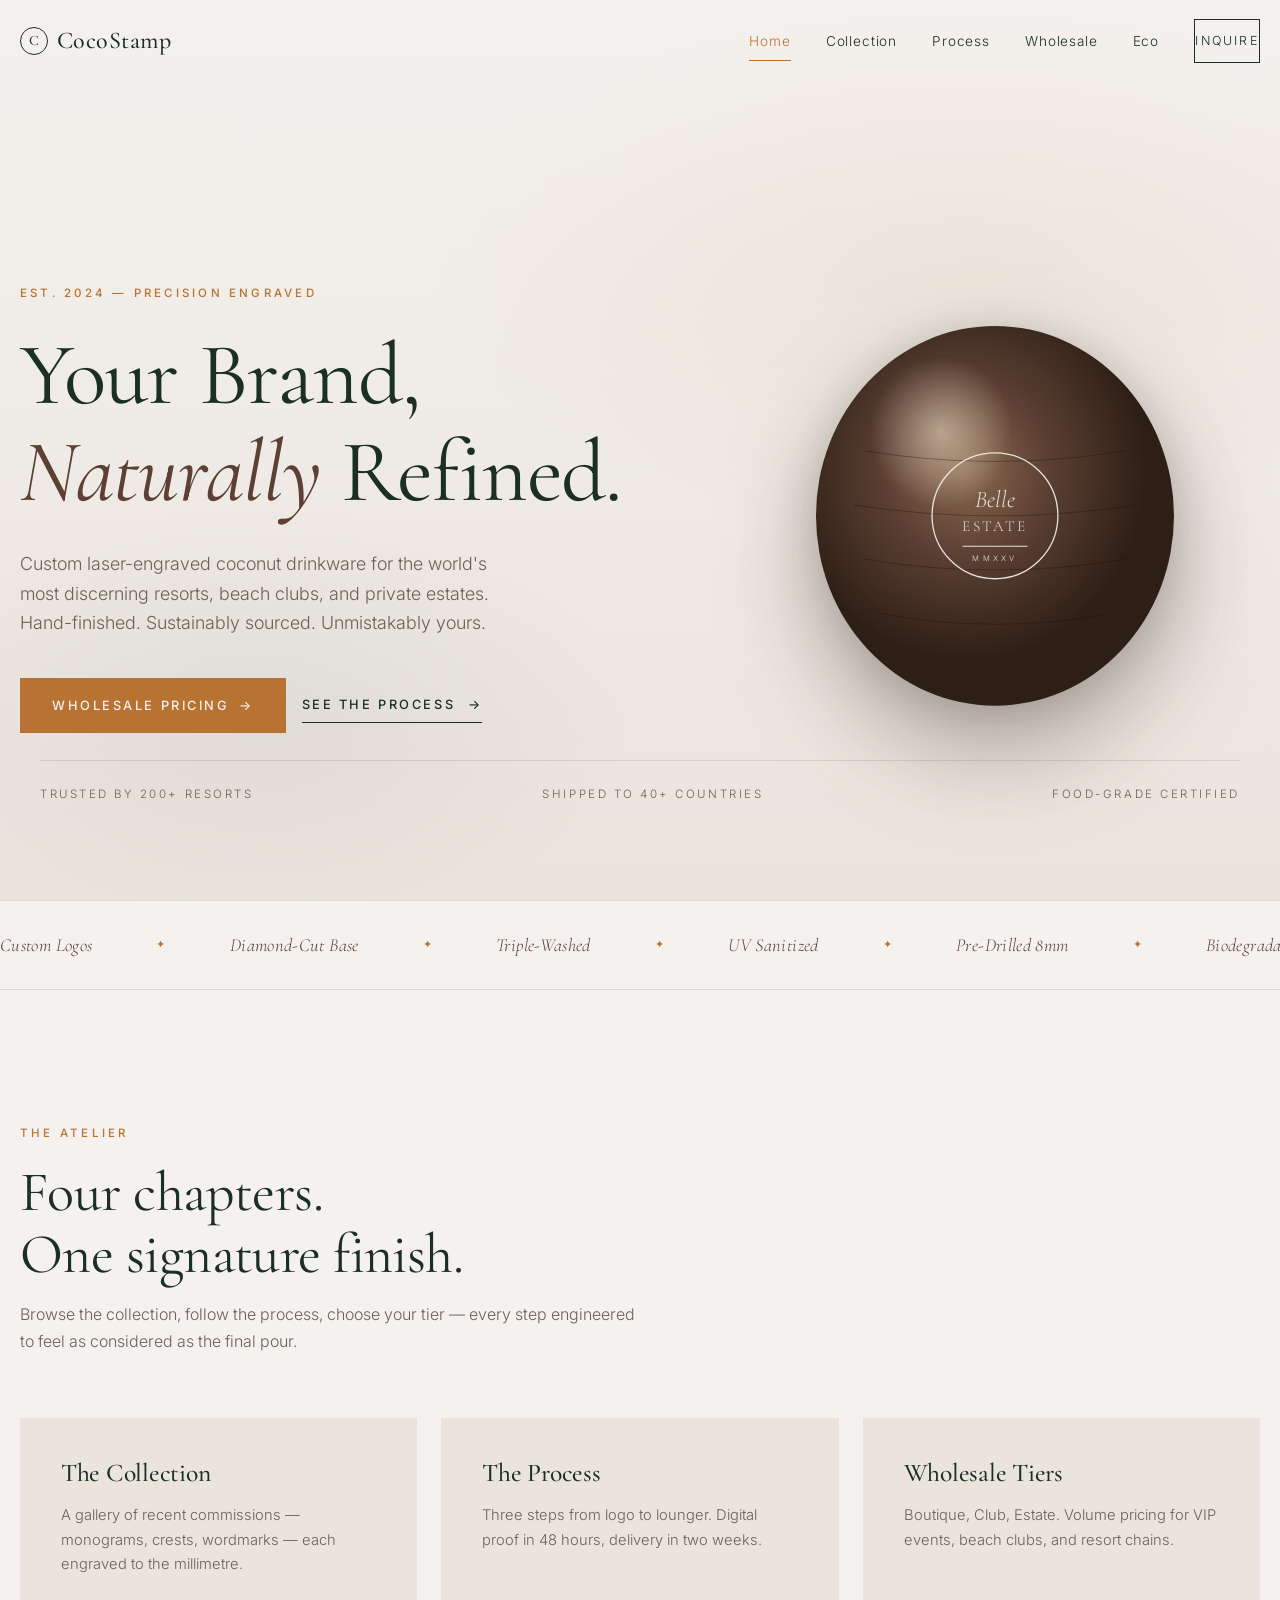
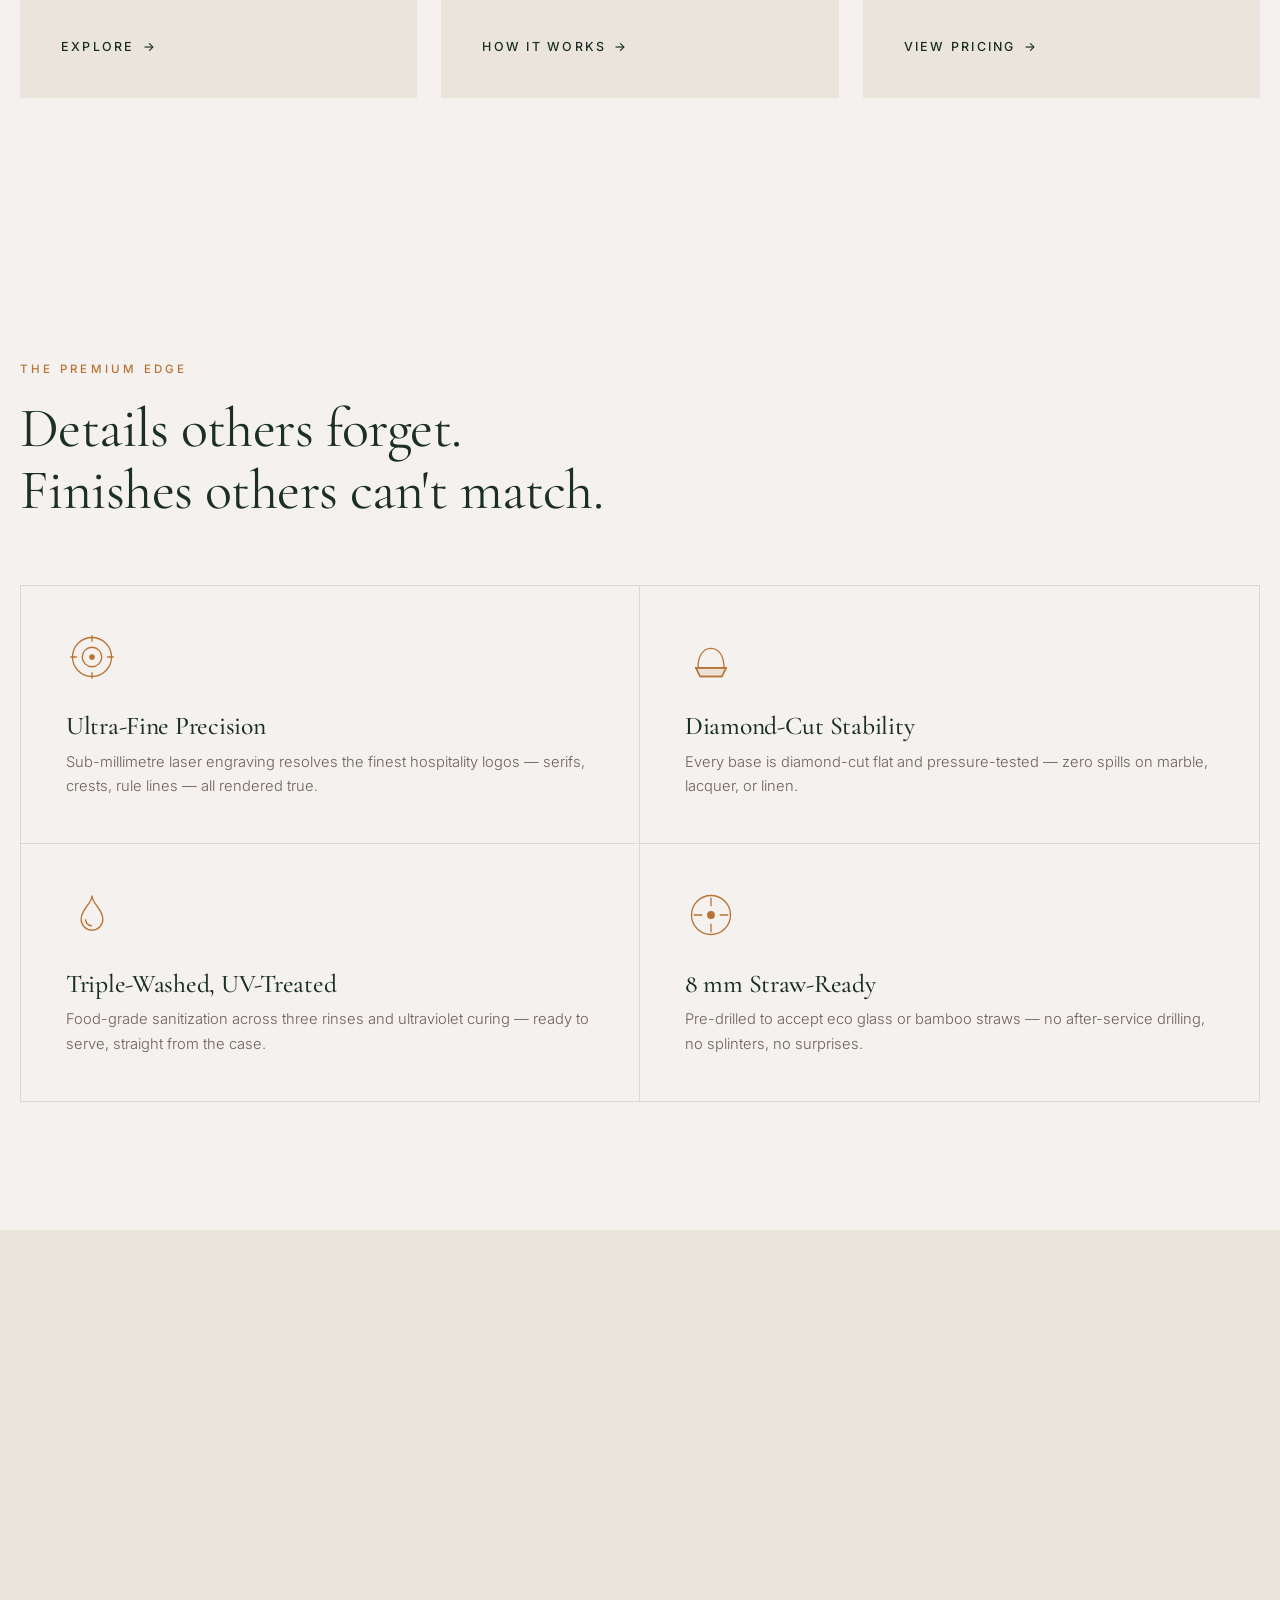
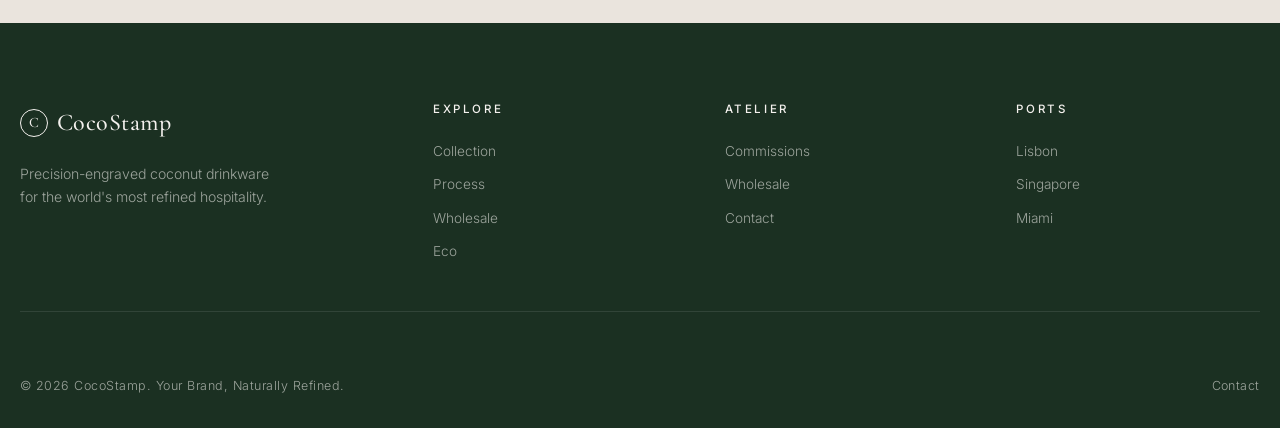
<file: index.html>
<!doctype html>
<html lang="en">
<head>
<meta charset="utf-8">
<meta name="viewport" content="width=device-width,initial-scale=1">
<title>CocoStamp — Your Brand, Naturally Refined</title>
<meta name="description" content="Precision laser-engraved coconut drinkware for the world's most discerning resorts, beach clubs, and private estates. Custom logos, sustainable, food-grade.">
<meta name="theme-color" content="#1B3022">
<link rel="canonical" href="https://wingfieldgemini.github.io/cocostamp/">
<meta property="og:title" content="CocoStamp — Your Brand, Naturally Refined">
<meta property="og:description" content="Precision laser-engraved coconut drinkware for the world's most discerning resorts, beach clubs, and private estates. Custom logos, sustainable, food-grade.">
<meta property="og:type" content="website">
<meta property="og:url" content="https://wingfieldgemini.github.io/cocostamp/">
<meta name="twitter:card" content="summary_large_image">
<link rel="icon" href="data:image/svg+xml,%3Csvg xmlns='http://www.w3.org/2000/svg' viewBox='0 0 32 32'%3E%3Ccircle cx='16' cy='16' r='14' fill='%231B3022'/%3E%3Ctext x='16' y='22' font-family='Georgia,serif' font-size='18' fill='%23F4F1EE' text-anchor='middle'%3EC%3C/text%3E%3C/svg%3E">
<link rel="preconnect" href="https://fonts.googleapis.com">
<link rel="preconnect" href="https://fonts.gstatic.com" crossorigin>
<link rel="preload" as="style" href="https://fonts.googleapis.com/css2?family=Cormorant+Garamond:wght@400;500;600&family=Inter:wght@300;400;500;600&display=swap">
<link rel="stylesheet" href="https://fonts.googleapis.com/css2?family=Cormorant+Garamond:wght@400;500;600&family=Inter:wght@300;400;500;600&display=swap" media="print" onload="this.media='all'">
<noscript><link rel="stylesheet" href="https://fonts.googleapis.com/css2?family=Cormorant+Garamond:wght@400;500;600&family=Inter:wght@300;400;500;600&display=swap"></noscript>
<link rel="stylesheet" href="assets/style.css">
</head>
<body>
<a class="skip" href="#main">Skip to content</a>
<header class="nav" id="nav">
  <div class="wrap nav-inner">
    <a href="./" class="logo" aria-label="CocoStamp home">
      <span class="logo-mark" aria-hidden="true">C</span>
      <span>CocoStamp</span>
    </a>
    <nav class="nav-links" id="navlinks" aria-label="Primary">
            <a href="./" aria-current="page">Home</a>
      <a href="collection/">Collection</a>
      <a href="process/">Process</a>
      <a href="wholesale/">Wholesale</a>
      <a href="eco/">Eco</a>
      <a href="contact/" class="nav-cta">Inquire</a>
    </nav>
    <button class="nav-toggle" aria-label="Menu" aria-expanded="false" aria-controls="navlinks" id="navToggle"><span></span></button>
  </div>
</header>
<main id="main">
<section class="hero" aria-labelledby="hero-title">
  <div class="wrap hero-grid">
    <div class="hero-copy">
      <span class="eyebrow">Est. 2024 — Precision Engraved</span>
      <h1 id="hero-title">Your Brand,<br><em>Naturally</em> Refined.</h1>
      <p class="hero-sub">Custom laser-engraved coconut drinkware for the world's most discerning resorts, beach clubs, and private estates. Hand-finished. Sustainably sourced. Unmistakably yours.</p>
      <div class="hero-ctas">
        <a class="btn btn-primary" href="wholesale/">Wholesale Pricing <span aria-hidden="true">→</span></a>
        <a class="btn btn-ghost" href="process/">See the Process <span aria-hidden="true">→</span></a>
      </div>
    </div>
    <div class="hero-visual" aria-hidden="true">
      <div class="coconut-stage"><div class="coconut">
        <svg viewBox="0 0 400 400" xmlns="http://www.w3.org/2000/svg">
          <defs>
            <radialGradient id="coco" cx="42%" cy="38%"><stop offset="0%" stop-color="#8a6a4f"/><stop offset="45%" stop-color="#5C4033"/><stop offset="100%" stop-color="#2e1f16"/></radialGradient>
            <radialGradient id="shine" cx="35%" cy="28%"><stop offset="0%" stop-color="rgba(255,240,220,.5)"/><stop offset="40%" stop-color="rgba(255,240,220,0)"/></radialGradient>
          </defs>
          <ellipse cx="200" cy="210" rx="165" ry="175" fill="url(#coco)"/>
          <ellipse cx="200" cy="210" rx="165" ry="175" fill="url(#shine)"/>
          <g stroke="rgba(30,15,8,.35)" stroke-width="1" fill="none">
            <path d="M80 150 Q200 170 320 150"/><path d="M70 200 Q200 220 330 200"/>
            <path d="M80 250 Q200 270 320 250"/><path d="M95 300 Q200 320 305 300"/>
          </g>
          <g transform="translate(200 210)" fill="none" stroke="#F4F1EE" stroke-width="2" opacity=".9">
            <circle r="58" stroke-width="1.2"/>
            <text y="-8" text-anchor="middle" font-family="Cormorant Garamond,serif" font-style="italic" font-size="22" fill="#F4F1EE" stroke="none">Belle</text>
            <text y="14" text-anchor="middle" font-family="Cormorant Garamond,serif" font-size="14" fill="#F4F1EE" stroke="none" letter-spacing="2">ESTATE</text>
            <line x1="-30" y1="28" x2="30" y2="28" stroke-width="1"/>
            <text y="42" text-anchor="middle" font-family="Inter,sans-serif" font-size="7" fill="#F4F1EE" stroke="none" letter-spacing="3">MMXXV</text>
          </g>
        </svg>
      </div></div>
    </div>
    <div class="wrap hero-meta">
      <span>Trusted by 200+ Resorts</span>
      <span>Shipped to 40+ Countries</span>
      <span>Food-Grade Certified</span>
    </div>
  </div>
</section>

<div class="marquee" aria-hidden="true">
  <div class="marquee-track">
    <span>Custom Logos</span><span>Diamond-Cut Base</span><span>Triple-Washed</span><span>UV Sanitized</span><span>Pre-Drilled 8mm</span><span>Biodegradable</span>
    <span>Custom Logos</span><span>Diamond-Cut Base</span><span>Triple-Washed</span><span>UV Sanitized</span><span>Pre-Drilled 8mm</span><span>Biodegradable</span>
  </div>
</div>

<section>
  <div class="wrap">
    <div class="section-head reveal">
      <span class="eyebrow">The Atelier</span>
      <h2>Four chapters.<br>One signature finish.</h2>
      <p>Browse the collection, follow the process, choose your tier — every step engineered to feel as considered as the final pour.</p>
    </div>
    <div class="teasers reveal">
      <a class="teaser" href="collection/">
        <h3>The Collection</h3>
        <p>A gallery of recent commissions — monograms, crests, wordmarks — each engraved to the millimetre.</p>
        <span class="teaser-link">Explore <span aria-hidden="true">→</span></span>
      </a>
      <a class="teaser" href="process/">
        <h3>The Process</h3>
        <p>Three steps from logo to lounger. Digital proof in 48 hours, delivery in two weeks.</p>
        <span class="teaser-link">How it works <span aria-hidden="true">→</span></span>
      </a>
      <a class="teaser" href="wholesale/">
        <h3>Wholesale Tiers</h3>
        <p>Boutique, Club, Estate. Volume pricing for VIP events, beach clubs, and resort chains.</p>
        <span class="teaser-link">View pricing <span aria-hidden="true">→</span></span>
      </a>
    </div>
  </div>
</section>

<section id="features">
  <div class="wrap">
    <div class="section-head reveal">
      <span class="eyebrow">The Premium Edge</span>
      <h2>Details others forget.<br>Finishes others can't match.</h2>
    </div>
    <div class="features-grid reveal">
      <div class="feature">
        <svg class="feat-icon" viewBox="0 0 48 48" fill="none" stroke="currentColor" stroke-width="1.2"><circle cx="24" cy="24" r="18"/><circle cx="24" cy="24" r="9"/><circle cx="24" cy="24" r="2" fill="currentColor"/><path d="M24 4v6M24 38v6M4 24h6M38 24h6"/></svg>
        <h3>Ultra-Fine Precision</h3>
        <p>Sub-millimetre laser engraving resolves the finest hospitality logos — serifs, crests, rule lines — all rendered true.</p>
      </div>
      <div class="feature">
        <svg class="feat-icon" viewBox="0 0 48 48" fill="none" stroke="currentColor" stroke-width="1.2"><path d="M10 34h28l-4 8H14z" fill="currentColor" fill-opacity=".12"/><path d="M10 34h28l-4 8H14z"/><path d="M12 34c0-10 4-18 12-18s12 8 12 18"/><line x1="10" y1="34" x2="38" y2="34"/></svg>
        <h3>Diamond-Cut Stability</h3>
        <p>Every base is diamond-cut flat and pressure-tested — zero spills on marble, lacquer, or linen.</p>
      </div>
      <div class="feature">
        <svg class="feat-icon" viewBox="0 0 48 48" fill="none" stroke="currentColor" stroke-width="1.2"><path d="M24 6c0 8-10 12-10 22a10 10 0 0 0 20 0C34 18 24 14 24 6Z"/><path d="M24 34c-4 0-6-3-6-6"/></svg>
        <h3>Triple-Washed, UV-Treated</h3>
        <p>Food-grade sanitization across three rinses and ultraviolet curing — ready to serve, straight from the case.</p>
      </div>
      <div class="feature">
        <svg class="feat-icon" viewBox="0 0 48 48" fill="none" stroke="currentColor" stroke-width="1.2"><circle cx="24" cy="24" r="18"/><circle cx="24" cy="24" r="3" fill="currentColor"/><path d="M24 8v8M24 32v8M8 24h8M32 24h8"/></svg>
        <h3>8 mm Straw-Ready</h3>
        <p>Pre-drilled to accept eco glass or bamboo straws — no after-service drilling, no splinters, no surprises.</p>
      </div>
    </div>
  </div>
</section>

<section class="cta-strip">
  <div class="wrap">
    <h2>Ready to commission?</h2>
    <p>Tell us about the property, the moment, and the volume — we'll respond within one business day.</p>
    <div class="hero-ctas">
      <a class="btn btn-primary" href="contact/">Begin Inquiry <span aria-hidden="true">→</span></a>
      <a class="btn btn-ghost" href="wholesale/">View Pricing <span aria-hidden="true">→</span></a>
    </div>
  </div>
</section>
</main>
<footer>
  <div class="wrap">
    <div class="foot-grid">
      <div class="foot-brand">
        <div class="logo"><span class="logo-mark">C</span><span>CocoStamp</span></div>
        <p>Precision-engraved coconut drinkware for the world's most refined hospitality.</p>
      </div>
      <div class="foot-col">
        <h4>Explore</h4>
        <ul>
          <li><a href="collection/">Collection</a></li>
          <li><a href="process/">Process</a></li>
          <li><a href="wholesale/">Wholesale</a></li>
          <li><a href="eco/">Eco</a></li>
        </ul>
      </div>
      <div class="foot-col">
        <h4>Atelier</h4>
        <ul>
          <li><a href="mailto:atelier@cocostamp.com">Commissions</a></li>
          <li><a href="mailto:wholesale@cocostamp.com">Wholesale</a></li>
          <li><a href="contact/">Contact</a></li>
        </ul>
      </div>
      <div class="foot-col">
        <h4>Ports</h4>
        <ul><li>Lisbon</li><li>Singapore</li><li>Miami</li></ul>
      </div>
    </div>
    <div class="foot-bottom">
      <span>© 2026 CocoStamp. Your Brand, Naturally Refined.</span>
      <span><a href="contact/">Contact</a></span>
    </div>
  </div>
</footer>
<script src="assets/main.js" defer></script>
</body>
</html>

<script type="application/ld+json">
{"@context":"https://schema.org","@type":"Organization","name":"CocoStamp","url":"https://wingfieldgemini.github.io/cocostamp/","description":"Precision laser-engraved coconut drinkware for luxury hospitality.","slogan":"Your Brand, Naturally Refined.","email":"atelier@cocostamp.com"}
</script>
</file>
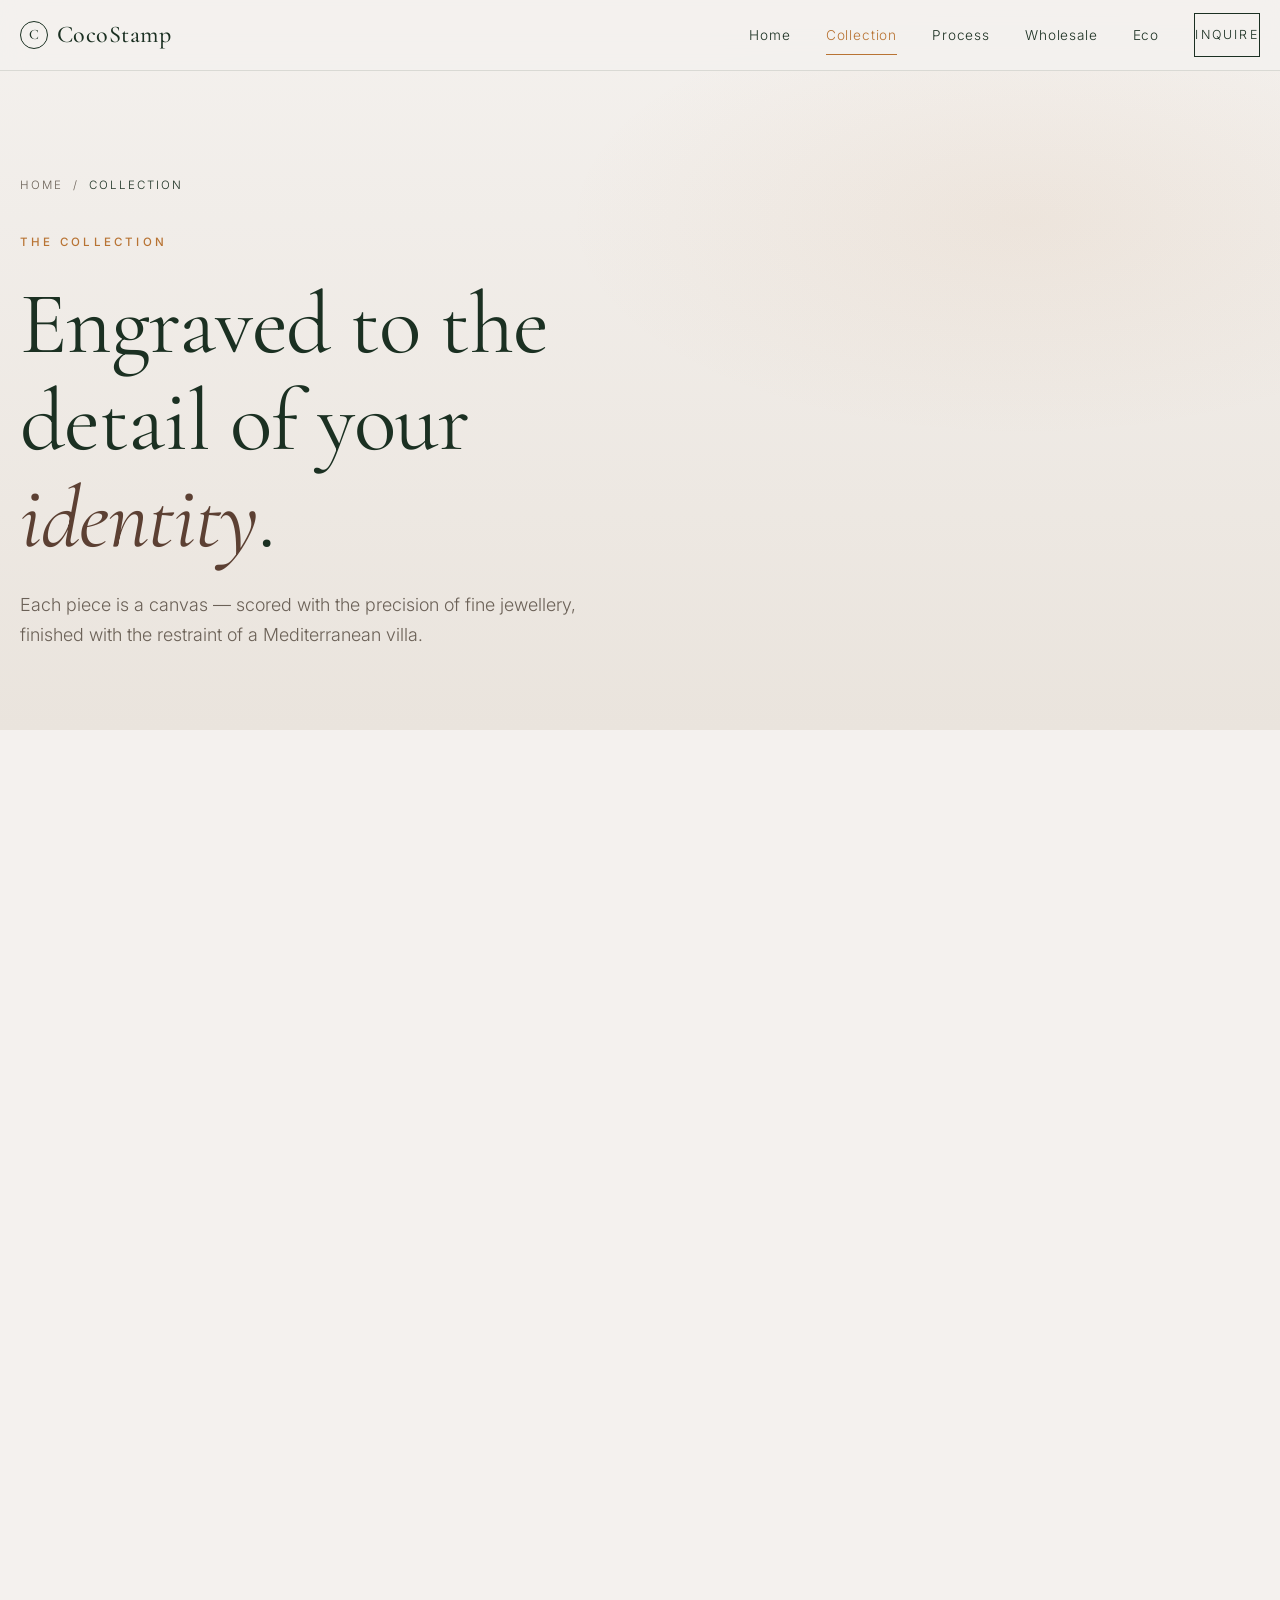
<file: collection/index.html>
<!doctype html>
<html lang="en">
<head>
<meta charset="utf-8">
<meta name="viewport" content="width=device-width,initial-scale=1">
<title>The Collection — CocoStamp</title>
<meta name="description" content="A gallery of recent CocoStamp commissions: monograms, crests, wordmarks, and bespoke marks engraved for resorts, beach clubs, and private estates.">
<meta name="theme-color" content="#1B3022">
<link rel="canonical" href="https://wingfieldgemini.github.io/cocostamp/collection/">
<meta property="og:title" content="The Collection — CocoStamp">
<meta property="og:description" content="A gallery of recent CocoStamp commissions: monograms, crests, wordmarks, and bespoke marks engraved for resorts, beach clubs, and private estates.">
<meta property="og:type" content="website">
<meta property="og:url" content="https://wingfieldgemini.github.io/cocostamp/collection/">
<meta name="twitter:card" content="summary_large_image">
<link rel="icon" href="data:image/svg+xml,%3Csvg xmlns='http://www.w3.org/2000/svg' viewBox='0 0 32 32'%3E%3Ccircle cx='16' cy='16' r='14' fill='%231B3022'/%3E%3Ctext x='16' y='22' font-family='Georgia,serif' font-size='18' fill='%23F4F1EE' text-anchor='middle'%3EC%3C/text%3E%3C/svg%3E">
<link rel="preconnect" href="https://fonts.googleapis.com">
<link rel="preconnect" href="https://fonts.gstatic.com" crossorigin>
<link rel="preload" as="style" href="https://fonts.googleapis.com/css2?family=Cormorant+Garamond:wght@400;500;600&family=Inter:wght@300;400;500;600&display=swap">
<link rel="stylesheet" href="https://fonts.googleapis.com/css2?family=Cormorant+Garamond:wght@400;500;600&family=Inter:wght@300;400;500;600&display=swap" media="print" onload="this.media='all'">
<noscript><link rel="stylesheet" href="https://fonts.googleapis.com/css2?family=Cormorant+Garamond:wght@400;500;600&family=Inter:wght@300;400;500;600&display=swap"></noscript>
<link rel="stylesheet" href="../assets/style.css">
</head>
<body class="solid-nav">
<a class="skip" href="#main">Skip to content</a>
<header class="nav" id="nav">
  <div class="wrap nav-inner">
    <a href="../" class="logo" aria-label="CocoStamp home">
      <span class="logo-mark" aria-hidden="true">C</span>
      <span>CocoStamp</span>
    </a>
    <nav class="nav-links" id="navlinks" aria-label="Primary">
            <a href="../">Home</a>
      <a href="../collection/" aria-current="page">Collection</a>
      <a href="../process/">Process</a>
      <a href="../wholesale/">Wholesale</a>
      <a href="../eco/">Eco</a>
      <a href="../contact/" class="nav-cta">Inquire</a>
    </nav>
    <button class="nav-toggle" aria-label="Menu" aria-expanded="false" aria-controls="navlinks" id="navToggle"><span></span></button>
  </div>
</header>
<main id="main">
<section class="page-head">
  <div class="wrap">
    <div class="crumbs"><a href="../">Home</a> <span>/</span> <span aria-current="page">Collection</span></div>
    <span class="eyebrow">The Collection</span>
    <h1>Engraved to the<br>detail of your <em>identity</em>.</h1>
    <p>Each piece is a canvas — scored with the precision of fine jewellery, finished with the restraint of a Mediterranean villa.</p>
  </div>
</section>

<section>
  <div class="wrap">
    <div class="collection-grid reveal">
      <a class="coll-card c1" href="../contact/" aria-label="Monogram Series — Private Estate"><div class="coll-img"><svg viewBox="0 0 200 200" xmlns="http://www.w3.org/2000/svg" fill="none" stroke="currentColor" stroke-width="1.2"><circle cx="100" cy="100" r="80"/><text x="100" y="108" text-anchor="middle" font-family="Cormorant Garamond,serif" font-style="italic" font-size="62" fill="currentColor" stroke="none">ℳ</text></svg></div><span class="coll-label">Monogram Series — Private Estate</span></a>
      <a class="coll-card c2" href="../contact/" aria-label="Palm Crest — Riviera Beach Club"><div class="coll-img"><svg viewBox="0 0 200 200" xmlns="http://www.w3.org/2000/svg" fill="none" stroke="#5C4033" stroke-width="1.5"><path d="M100 60 Q75 80 70 120 Q100 105 100 140 Q100 105 130 120 Q125 80 100 60Z"/><line x1="100" y1="140" x2="100" y2="170"/><circle cx="100" cy="100" r="70"/></svg></div><span class="coll-label">Palm Crest — Riviera Beach Club</span></a>
      <a class="coll-card c3" href="../contact/" aria-label="Wordmark — Hotel Costa Linda"><div class="coll-img"><svg viewBox="0 0 200 80" xmlns="http://www.w3.org/2000/svg"><text x="100" y="50" text-anchor="middle" font-family="Cormorant Garamond,serif" font-size="36" font-style="italic" fill="currentColor">Costa Linda</text></svg></div><span class="coll-label">Wordmark — Hotel Costa Linda</span></a>
      <a class="coll-card c4" href="../contact/" aria-label="Compass Seal — Yacht Club Porto"><div class="coll-img"><svg viewBox="0 0 200 200" xmlns="http://www.w3.org/2000/svg" fill="none" stroke="#1B3022" stroke-width="1.2"><circle cx="100" cy="100" r="70"/><circle cx="100" cy="100" r="55"/><path d="M100 45 L110 100 L100 155 L90 100Z" fill="#1B3022"/><path d="M45 100 L100 110 L155 100 L100 90Z" fill="#1B3022"/></svg></div><span class="coll-label">Compass Seal — Yacht Club Porto</span></a>
      <a class="coll-card c5" href="../contact/" aria-label="Botanical Sigil — Wellness Retreat"><div class="coll-img"><svg viewBox="0 0 200 200" xmlns="http://www.w3.org/2000/svg" fill="none" stroke="#5C4033" stroke-width="1.3"><path d="M100 50 C70 70 70 130 100 150 C130 130 130 70 100 50Z"/><line x1="100" y1="50" x2="100" y2="150"/><path d="M100 90 L80 80 M100 90 L120 80 M100 110 L80 100 M100 110 L120 100"/></svg></div><span class="coll-label">Botanical Sigil — Wellness Retreat</span></a>
      <a class="coll-card c6" href="../contact/" aria-label="Typographic Mark — Hamilton & Co."><div class="coll-img"><svg viewBox="0 0 200 200" xmlns="http://www.w3.org/2000/svg"><text x="100" y="120" text-anchor="middle" font-family="Cormorant Garamond,serif" font-style="italic" font-size="90" fill="currentColor">H&amp;C</text></svg></div><span class="coll-label">Typographic Mark — Hamilton &amp; Co.</span></a>
      <a class="coll-card c7" href="../contact/" aria-label="Heritage Crest — Maison Lumière"><div class="coll-img"><svg viewBox="0 0 200 200" xmlns="http://www.w3.org/2000/svg" fill="none" stroke="#1B3022" stroke-width="1.2"><path d="M100 40 L60 65 L60 135 L100 165 L140 135 L140 65Z"/><text x="100" y="115" text-anchor="middle" font-family="Cormorant Garamond,serif" font-style="italic" font-size="40" fill="#1B3022" stroke="none">L</text></svg></div><span class="coll-label">Heritage Crest — Maison Lumière</span></a>
      <a class="coll-card c8" href="../contact/" aria-label="Anchor Mark — The Pierhouse"><div class="coll-img"><svg viewBox="0 0 200 200" xmlns="http://www.w3.org/2000/svg" fill="none" stroke="currentColor" stroke-width="1.4"><circle cx="100" cy="55" r="10"/><line x1="100" y1="65" x2="100" y2="160"/><line x1="75" y1="95" x2="125" y2="95"/><path d="M55 130 Q100 175 145 130"/></svg></div><span class="coll-label">Anchor Mark — The Pierhouse</span></a>
    </div>
  </div>
</section>

<section class="process-section">
  <div class="wrap">
    <div class="section-head reveal">
      <span class="eyebrow">Bespoke commissions</span>
      <h2>Working from your<br>brand standards.</h2>
      <p>Send your guidelines, your hex codes, your typographic mark — we'll engrave to the spec your design lead approved. No interpretation. No drift.</p>
    </div>
  </div>
</section>

<section class="cta-strip">
  <div class="wrap">
    <h2>Ready to commission?</h2>
    <p>Tell us about the property, the moment, and the volume — we'll respond within one business day.</p>
    <div class="hero-ctas">
      <a class="btn btn-primary" href="../contact/">Begin Inquiry <span aria-hidden="true">→</span></a>
      <a class="btn btn-ghost" href="../wholesale/">View Pricing <span aria-hidden="true">→</span></a>
    </div>
  </div>
</section>

</main>
<footer>
  <div class="wrap">
    <div class="foot-grid">
      <div class="foot-brand">
        <div class="logo"><span class="logo-mark">C</span><span>CocoStamp</span></div>
        <p>Precision-engraved coconut drinkware for the world's most refined hospitality.</p>
      </div>
      <div class="foot-col">
        <h4>Explore</h4>
        <ul>
          <li><a href="../collection/">Collection</a></li>
          <li><a href="../process/">Process</a></li>
          <li><a href="../wholesale/">Wholesale</a></li>
          <li><a href="../eco/">Eco</a></li>
        </ul>
      </div>
      <div class="foot-col">
        <h4>Atelier</h4>
        <ul>
          <li><a href="mailto:atelier@cocostamp.com">Commissions</a></li>
          <li><a href="mailto:wholesale@cocostamp.com">Wholesale</a></li>
          <li><a href="../contact/">Contact</a></li>
        </ul>
      </div>
      <div class="foot-col">
        <h4>Ports</h4>
        <ul><li>Lisbon</li><li>Singapore</li><li>Miami</li></ul>
      </div>
    </div>
    <div class="foot-bottom">
      <span>© 2026 CocoStamp. Your Brand, Naturally Refined.</span>
      <span><a href="../contact/">Contact</a></span>
    </div>
  </div>
</footer>
<script src="../assets/main.js" defer></script>
</body>
</html>
</file>
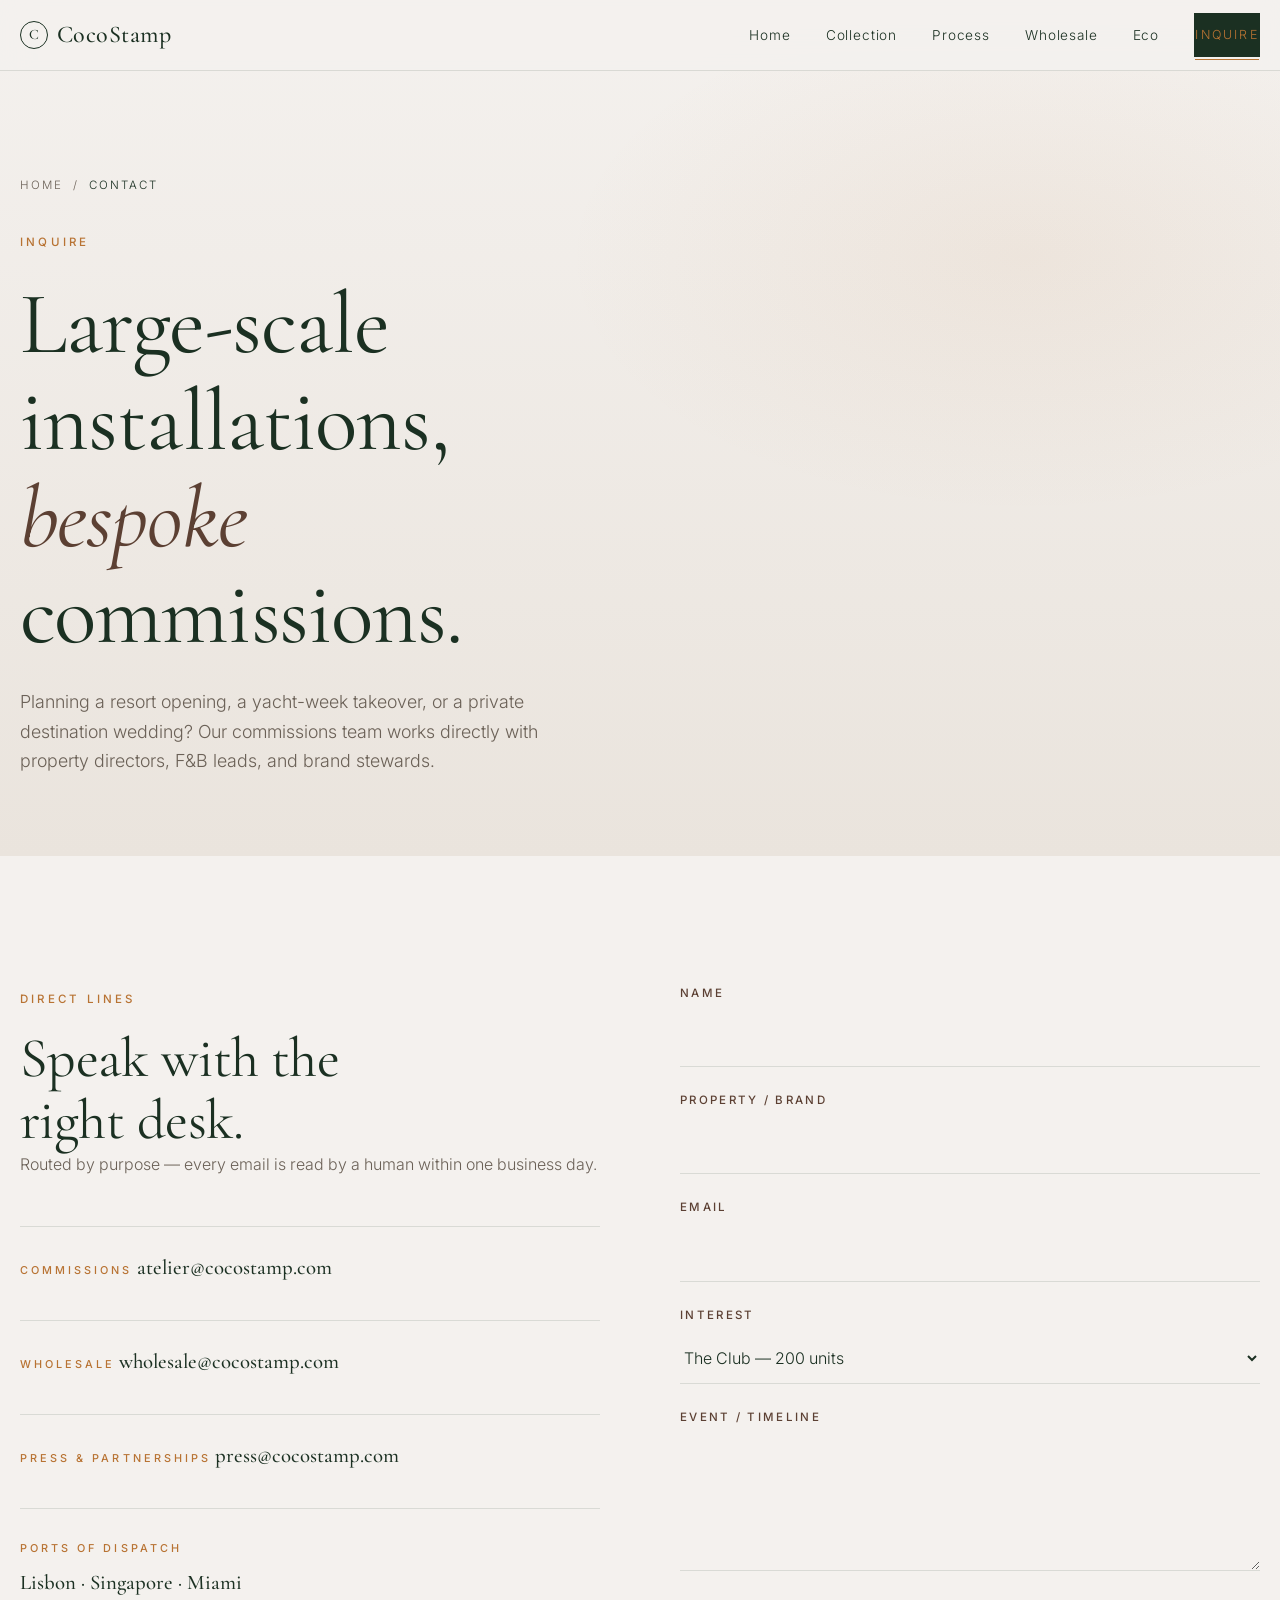
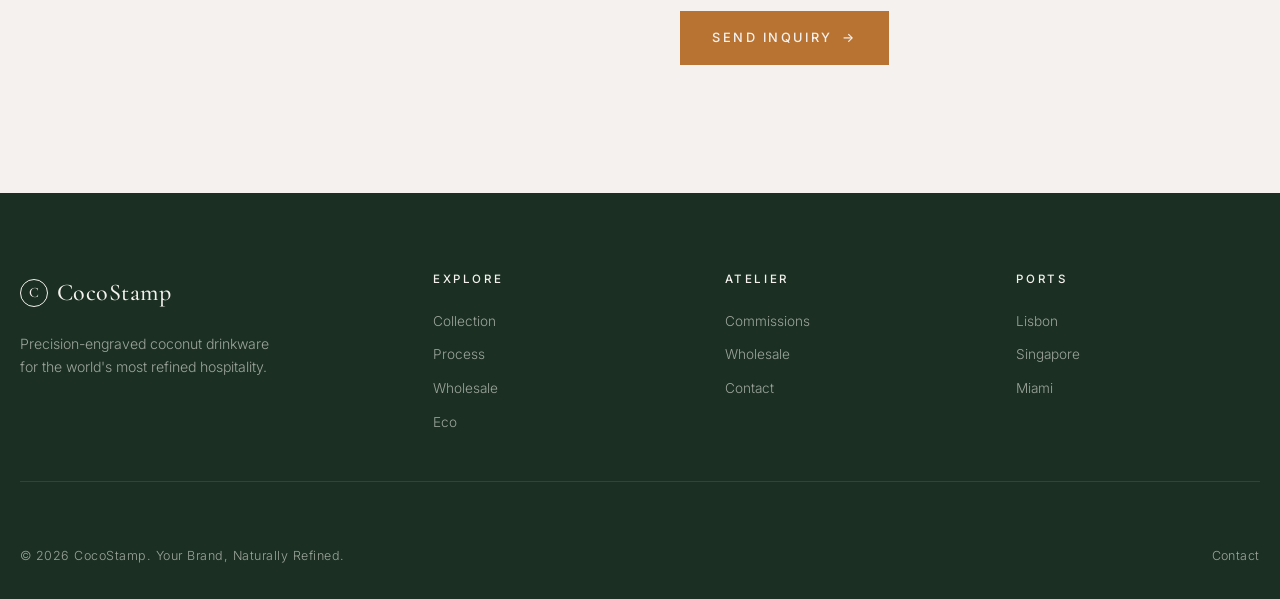
<file: contact/index.html>
<!doctype html>
<html lang="en">
<head>
<meta charset="utf-8">
<meta name="viewport" content="width=device-width,initial-scale=1">
<title>Contact — CocoStamp</title>
<meta name="description" content="Reach the CocoStamp atelier for wholesale pricing, bespoke commissions, or large-scale resort installations. Response within one business day.">
<meta name="theme-color" content="#1B3022">
<link rel="canonical" href="https://wingfieldgemini.github.io/cocostamp/contact/">
<meta property="og:title" content="Contact — CocoStamp">
<meta property="og:description" content="Reach the CocoStamp atelier for wholesale pricing, bespoke commissions, or large-scale resort installations. Response within one business day.">
<meta property="og:type" content="website">
<meta property="og:url" content="https://wingfieldgemini.github.io/cocostamp/contact/">
<meta name="twitter:card" content="summary_large_image">
<link rel="icon" href="data:image/svg+xml,%3Csvg xmlns='http://www.w3.org/2000/svg' viewBox='0 0 32 32'%3E%3Ccircle cx='16' cy='16' r='14' fill='%231B3022'/%3E%3Ctext x='16' y='22' font-family='Georgia,serif' font-size='18' fill='%23F4F1EE' text-anchor='middle'%3EC%3C/text%3E%3C/svg%3E">
<link rel="preconnect" href="https://fonts.googleapis.com">
<link rel="preconnect" href="https://fonts.gstatic.com" crossorigin>
<link rel="preload" as="style" href="https://fonts.googleapis.com/css2?family=Cormorant+Garamond:wght@400;500;600&family=Inter:wght@300;400;500;600&display=swap">
<link rel="stylesheet" href="https://fonts.googleapis.com/css2?family=Cormorant+Garamond:wght@400;500;600&family=Inter:wght@300;400;500;600&display=swap" media="print" onload="this.media='all'">
<noscript><link rel="stylesheet" href="https://fonts.googleapis.com/css2?family=Cormorant+Garamond:wght@400;500;600&family=Inter:wght@300;400;500;600&display=swap"></noscript>
<link rel="stylesheet" href="../assets/style.css">
</head>
<body class="solid-nav">
<a class="skip" href="#main">Skip to content</a>
<header class="nav" id="nav">
  <div class="wrap nav-inner">
    <a href="../" class="logo" aria-label="CocoStamp home">
      <span class="logo-mark" aria-hidden="true">C</span>
      <span>CocoStamp</span>
    </a>
    <nav class="nav-links" id="navlinks" aria-label="Primary">
            <a href="../">Home</a>
      <a href="../collection/">Collection</a>
      <a href="../process/">Process</a>
      <a href="../wholesale/">Wholesale</a>
      <a href="../eco/">Eco</a>
      <a href="../contact/" class="nav-cta" aria-current="page">Inquire</a>
    </nav>
    <button class="nav-toggle" aria-label="Menu" aria-expanded="false" aria-controls="navlinks" id="navToggle"><span></span></button>
  </div>
</header>
<main id="main">
<section class="page-head">
  <div class="wrap">
    <div class="crumbs"><a href="../">Home</a> <span>/</span> <span aria-current="page">Contact</span></div>
    <span class="eyebrow">Inquire</span>
    <h1>Large-scale installations,<br><em>bespoke</em> commissions.</h1>
    <p>Planning a resort opening, a yacht-week takeover, or a private destination wedding? Our commissions team works directly with property directors, F&B leads, and brand stewards.</p>
  </div>
</section>

<section>
  <div class="wrap contact-inner">
    <div class="reveal">
      <span class="eyebrow">Direct Lines</span>
      <h2>Speak with the<br>right desk.</h2>
      <p class="contact-lead">Routed by purpose — every email is read by a human within one business day.</p>
      <div class="contact-details">
        <div class="contact-row">
          <span class="eyebrow">Commissions</span>
          <a href="mailto:atelier@cocostamp.com">atelier@cocostamp.com</a>
        </div>
        <div class="contact-row">
          <span class="eyebrow">Wholesale</span>
          <a href="mailto:wholesale@cocostamp.com">wholesale@cocostamp.com</a>
        </div>
        <div class="contact-row">
          <span class="eyebrow">Press &amp; Partnerships</span>
          <a href="mailto:press@cocostamp.com">press@cocostamp.com</a>
        </div>
        <div class="contact-row">
          <span class="eyebrow">Ports of Dispatch</span>
          <p>Lisbon · Singapore · Miami</p>
        </div>
      </div>
    </div>
    <form class="reveal" id="inquiry-form" aria-label="Inquiry form">
      <div class="field">
        <label for="f-name">Name</label>
        <input id="f-name" name="name" type="text" autocomplete="name" required>
      </div>
      <div class="field">
        <label for="f-prop">Property / Brand</label>
        <input id="f-prop" name="property" type="text" autocomplete="organization" required>
      </div>
      <div class="field">
        <label for="f-email">Email</label>
        <input id="f-email" name="email" type="email" autocomplete="email" inputmode="email" required>
      </div>
      <div class="field">
        <label for="f-tier">Interest</label>
        <select id="f-tier" name="tier">
          <option>The Boutique — 50 units</option>
          <option selected>The Club — 200 units</option>
          <option>The Estate — 500+ units</option>
          <option>Custom Installation</option>
        </select>
      </div>
      <div class="field">
        <label for="f-msg">Event / Timeline</label>
        <textarea id="f-msg" name="message" rows="4"></textarea>
      </div>
      <button type="submit" class="btn btn-primary">Send Inquiry <span aria-hidden="true">→</span></button>
    </form>
  </div>
</section>
</main>
<footer>
  <div class="wrap">
    <div class="foot-grid">
      <div class="foot-brand">
        <div class="logo"><span class="logo-mark">C</span><span>CocoStamp</span></div>
        <p>Precision-engraved coconut drinkware for the world's most refined hospitality.</p>
      </div>
      <div class="foot-col">
        <h4>Explore</h4>
        <ul>
          <li><a href="../collection/">Collection</a></li>
          <li><a href="../process/">Process</a></li>
          <li><a href="../wholesale/">Wholesale</a></li>
          <li><a href="../eco/">Eco</a></li>
        </ul>
      </div>
      <div class="foot-col">
        <h4>Atelier</h4>
        <ul>
          <li><a href="mailto:atelier@cocostamp.com">Commissions</a></li>
          <li><a href="mailto:wholesale@cocostamp.com">Wholesale</a></li>
          <li><a href="../contact/">Contact</a></li>
        </ul>
      </div>
      <div class="foot-col">
        <h4>Ports</h4>
        <ul><li>Lisbon</li><li>Singapore</li><li>Miami</li></ul>
      </div>
    </div>
    <div class="foot-bottom">
      <span>© 2026 CocoStamp. Your Brand, Naturally Refined.</span>
      <span><a href="../contact/">Contact</a></span>
    </div>
  </div>
</footer>
<script src="../assets/main.js" defer></script>
</body>
</html>

<script type="application/ld+json">
{"@context":"https://schema.org","@type":"ContactPage","name":"Contact CocoStamp","url":"https://wingfieldgemini.github.io/cocostamp/contact/"}
</script>
</file>
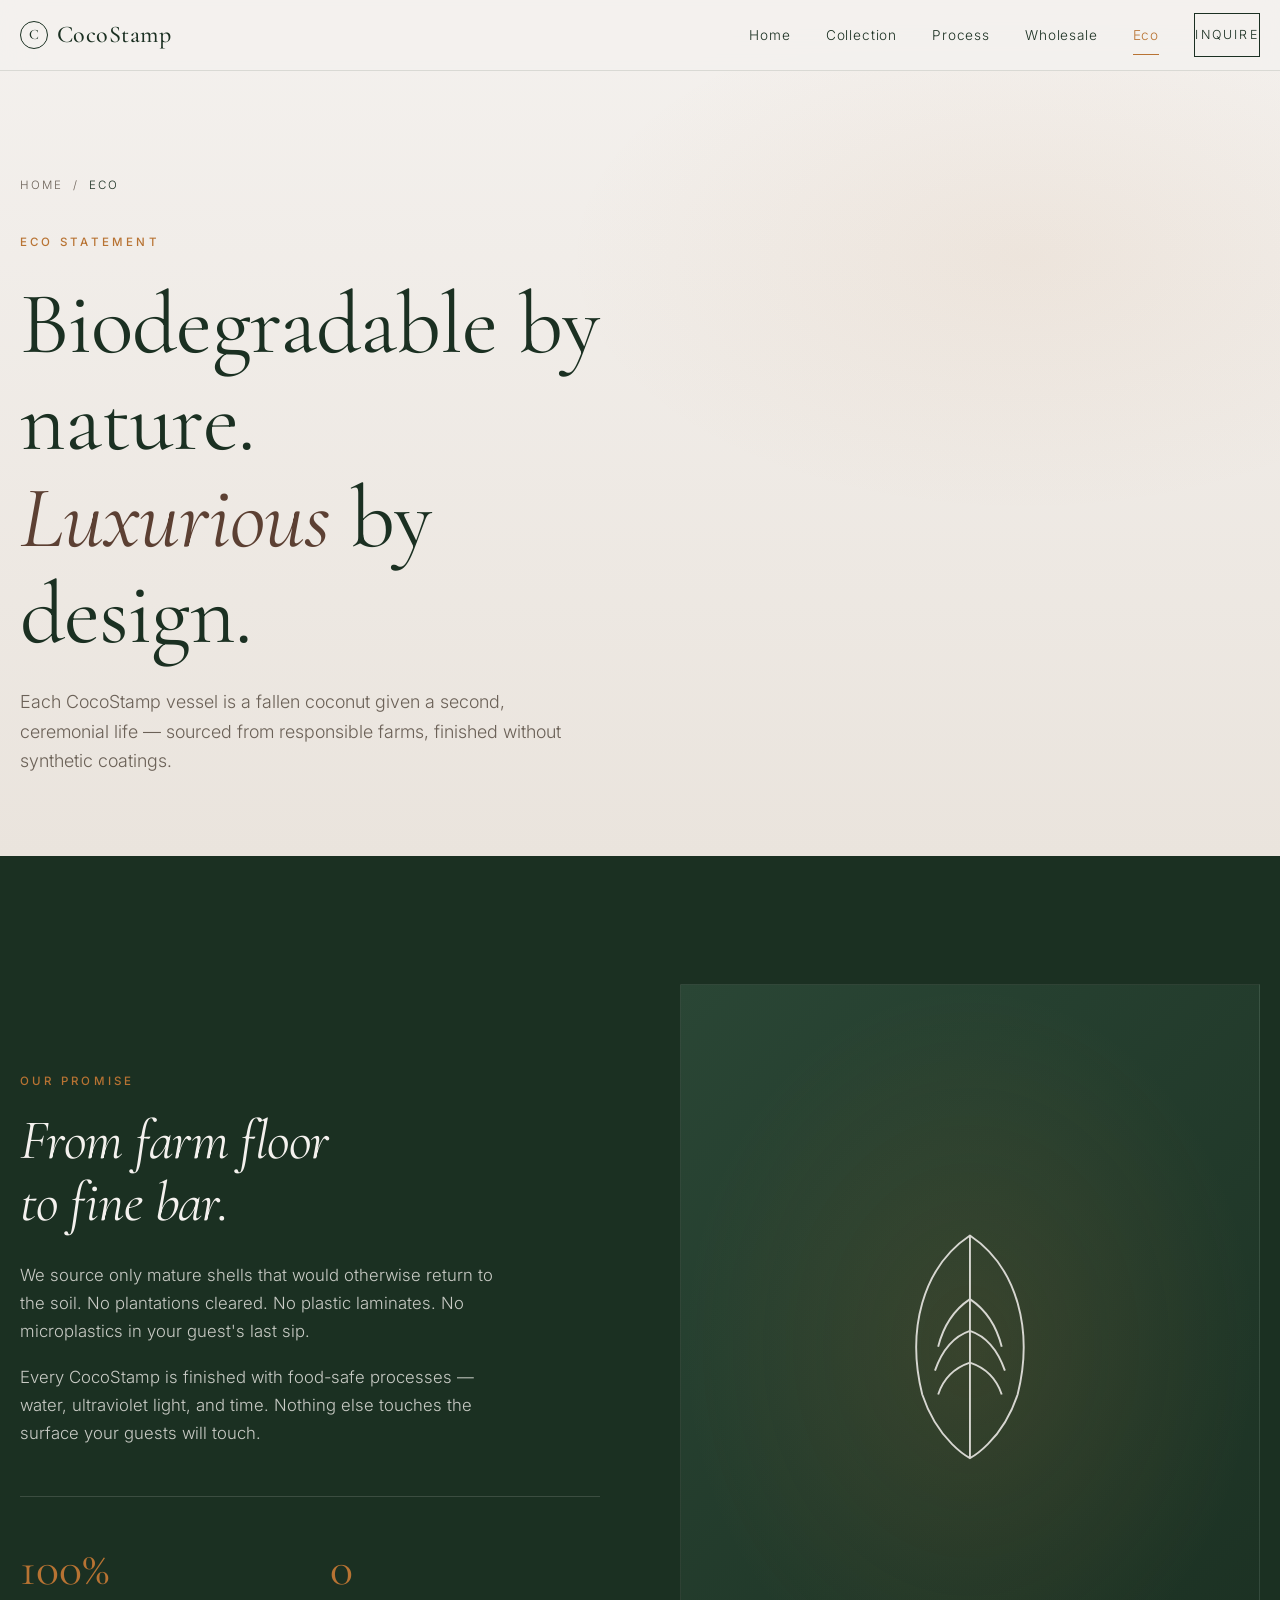
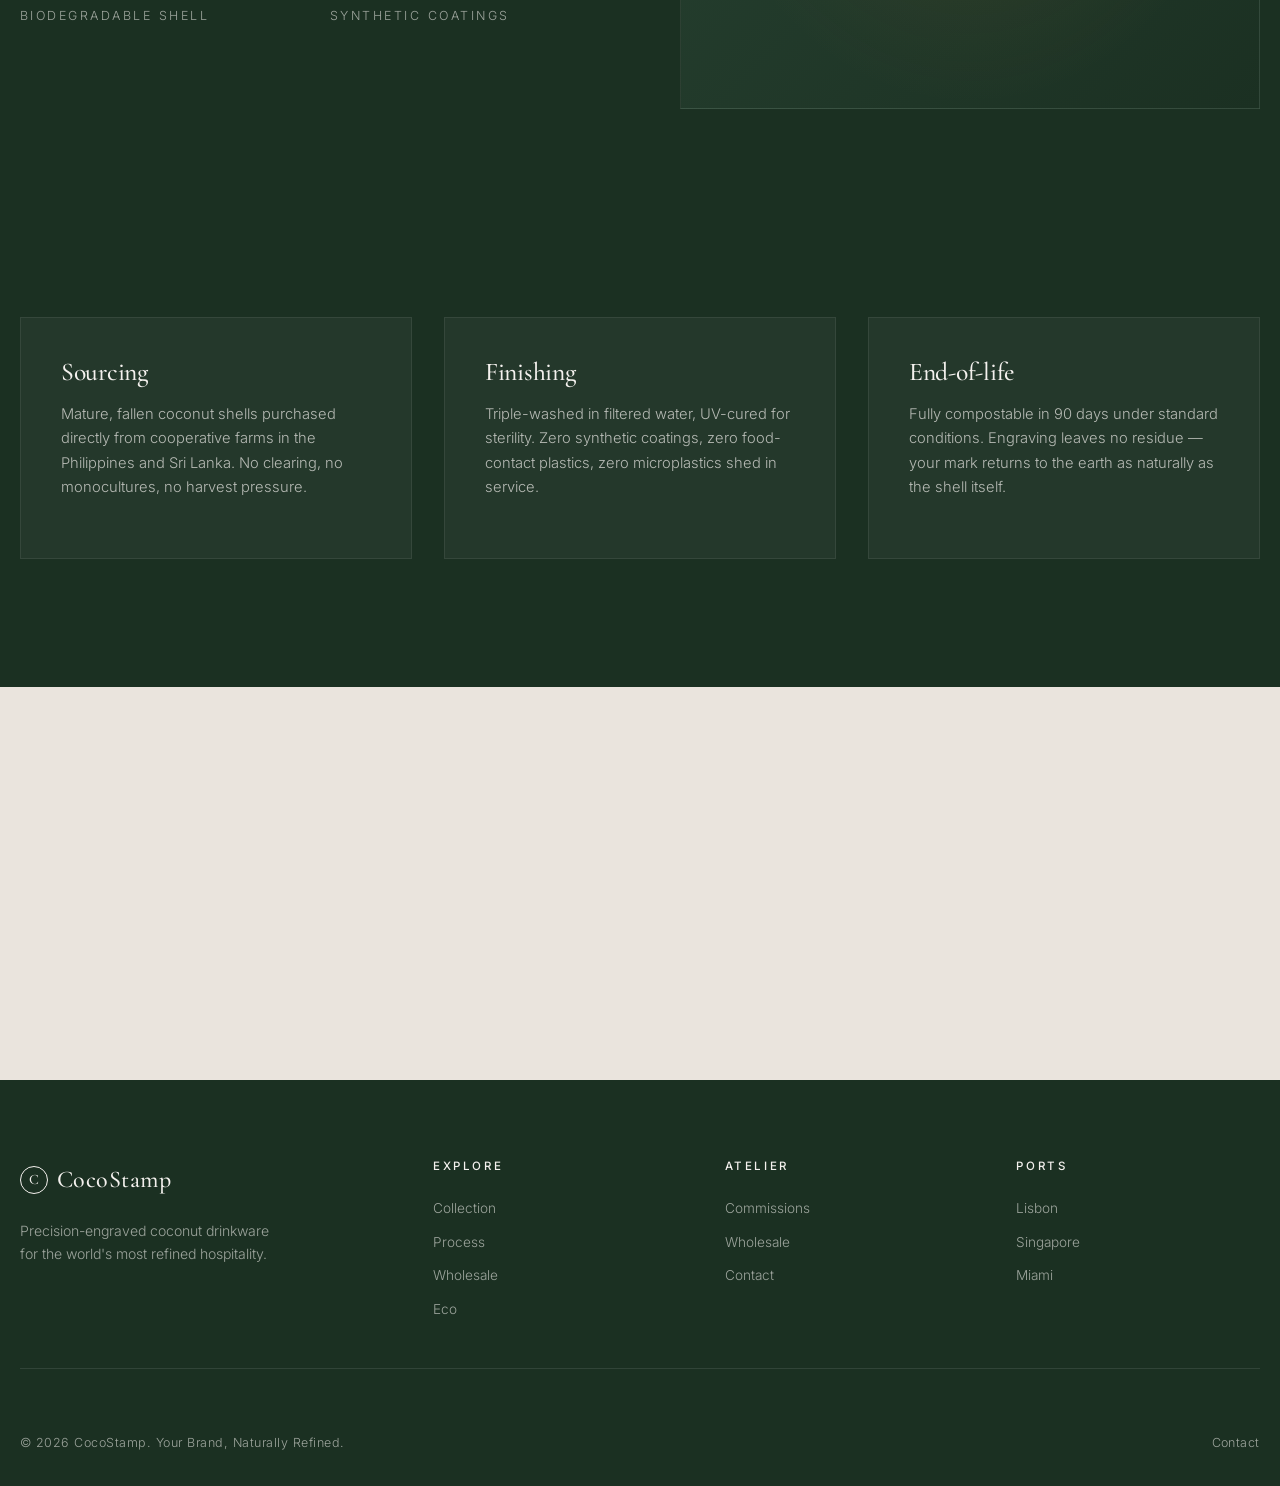
<file: eco/index.html>
<!doctype html>
<html lang="en">
<head>
<meta charset="utf-8">
<meta name="viewport" content="width=device-width,initial-scale=1">
<title>Eco Statement — CocoStamp</title>
<meta name="description" content="CocoStamp drinkware is 100% biodegradable, sourced from fallen coconuts, finished without synthetic coatings. Read our sustainability commitments.">
<meta name="theme-color" content="#1B3022">
<link rel="canonical" href="https://wingfieldgemini.github.io/cocostamp/eco/">
<meta property="og:title" content="Eco Statement — CocoStamp">
<meta property="og:description" content="CocoStamp drinkware is 100% biodegradable, sourced from fallen coconuts, finished without synthetic coatings. Read our sustainability commitments.">
<meta property="og:type" content="website">
<meta property="og:url" content="https://wingfieldgemini.github.io/cocostamp/eco/">
<meta name="twitter:card" content="summary_large_image">
<link rel="icon" href="data:image/svg+xml,%3Csvg xmlns='http://www.w3.org/2000/svg' viewBox='0 0 32 32'%3E%3Ccircle cx='16' cy='16' r='14' fill='%231B3022'/%3E%3Ctext x='16' y='22' font-family='Georgia,serif' font-size='18' fill='%23F4F1EE' text-anchor='middle'%3EC%3C/text%3E%3C/svg%3E">
<link rel="preconnect" href="https://fonts.googleapis.com">
<link rel="preconnect" href="https://fonts.gstatic.com" crossorigin>
<link rel="preload" as="style" href="https://fonts.googleapis.com/css2?family=Cormorant+Garamond:wght@400;500;600&family=Inter:wght@300;400;500;600&display=swap">
<link rel="stylesheet" href="https://fonts.googleapis.com/css2?family=Cormorant+Garamond:wght@400;500;600&family=Inter:wght@300;400;500;600&display=swap" media="print" onload="this.media='all'">
<noscript><link rel="stylesheet" href="https://fonts.googleapis.com/css2?family=Cormorant+Garamond:wght@400;500;600&family=Inter:wght@300;400;500;600&display=swap"></noscript>
<link rel="stylesheet" href="../assets/style.css">
</head>
<body class="solid-nav">
<a class="skip" href="#main">Skip to content</a>
<header class="nav" id="nav">
  <div class="wrap nav-inner">
    <a href="../" class="logo" aria-label="CocoStamp home">
      <span class="logo-mark" aria-hidden="true">C</span>
      <span>CocoStamp</span>
    </a>
    <nav class="nav-links" id="navlinks" aria-label="Primary">
            <a href="../">Home</a>
      <a href="../collection/">Collection</a>
      <a href="../process/">Process</a>
      <a href="../wholesale/">Wholesale</a>
      <a href="../eco/" aria-current="page">Eco</a>
      <a href="../contact/" class="nav-cta">Inquire</a>
    </nav>
    <button class="nav-toggle" aria-label="Menu" aria-expanded="false" aria-controls="navlinks" id="navToggle"><span></span></button>
  </div>
</header>
<main id="main">
<section class="page-head">
  <div class="wrap">
    <div class="crumbs"><a href="../">Home</a> <span>/</span> <span aria-current="page">Eco</span></div>
    <span class="eyebrow">Eco Statement</span>
    <h1>Biodegradable by nature.<br><em>Luxurious</em> by design.</h1>
    <p>Each CocoStamp vessel is a fallen coconut given a second, ceremonial life — sourced from responsible farms, finished without synthetic coatings.</p>
  </div>
</section>

<section class="eco-section">
  <div class="wrap eco-inner">
    <div class="reveal">
      <span class="eyebrow">Our promise</span>
      <h2>From farm floor<br>to fine bar.</h2>
      <p>We source only mature shells that would otherwise return to the soil. No plantations cleared. No plastic laminates. No microplastics in your guest's last sip.</p>
      <p>Every CocoStamp is finished with food-safe processes — water, ultraviolet light, and time. Nothing else touches the surface your guests will touch.</p>
      <div class="eco-stats">
        <div><span class="stat-num">100%</span><span class="stat-label">Biodegradable Shell</span></div>
        <div><span class="stat-num">0</span><span class="stat-label">Synthetic Coatings</span></div>
      </div>
    </div>
    <div class="eco-visual reveal" aria-hidden="true">
      <svg viewBox="0 0 200 200" xmlns="http://www.w3.org/2000/svg" fill="none" stroke="#F4F1EE" stroke-width="1.2">
        <path d="M100 30 C70 50 60 90 70 130 C80 160 100 170 100 170 C100 170 120 160 130 130 C140 90 130 50 100 30Z"/>
        <line x1="100" y1="30" x2="100" y2="170"/>
        <path d="M100 70 Q85 80 80 100 M100 90 Q85 95 78 115 M100 110 Q85 115 80 130"/>
        <path d="M100 70 Q115 80 120 100 M100 90 Q115 95 122 115 M100 110 Q115 115 120 130"/>
      </svg>
    </div>
  </div>
</section>

<section class="eco-section" style="padding-top:0">
  <div class="wrap">
    <div class="eco-pillars">
      <div class="pillar reveal">
        <h3>Sourcing</h3>
        <p>Mature, fallen coconut shells purchased directly from cooperative farms in the Philippines and Sri Lanka. No clearing, no monocultures, no harvest pressure.</p>
      </div>
      <div class="pillar reveal">
        <h3>Finishing</h3>
        <p>Triple-washed in filtered water, UV-cured for sterility. Zero synthetic coatings, zero food-contact plastics, zero microplastics shed in service.</p>
      </div>
      <div class="pillar reveal">
        <h3>End-of-life</h3>
        <p>Fully compostable in 90 days under standard conditions. Engraving leaves no residue — your mark returns to the earth as naturally as the shell itself.</p>
      </div>
    </div>
  </div>
</section>

<section class="cta-strip">
  <div class="wrap">
    <h2>Ready to commission?</h2>
    <p>Tell us about the property, the moment, and the volume — we'll respond within one business day.</p>
    <div class="hero-ctas">
      <a class="btn btn-primary" href="../contact/">Begin Inquiry <span aria-hidden="true">→</span></a>
      <a class="btn btn-ghost" href="../wholesale/">View Pricing <span aria-hidden="true">→</span></a>
    </div>
  </div>
</section>

</main>
<footer>
  <div class="wrap">
    <div class="foot-grid">
      <div class="foot-brand">
        <div class="logo"><span class="logo-mark">C</span><span>CocoStamp</span></div>
        <p>Precision-engraved coconut drinkware for the world's most refined hospitality.</p>
      </div>
      <div class="foot-col">
        <h4>Explore</h4>
        <ul>
          <li><a href="../collection/">Collection</a></li>
          <li><a href="../process/">Process</a></li>
          <li><a href="../wholesale/">Wholesale</a></li>
          <li><a href="../eco/">Eco</a></li>
        </ul>
      </div>
      <div class="foot-col">
        <h4>Atelier</h4>
        <ul>
          <li><a href="mailto:atelier@cocostamp.com">Commissions</a></li>
          <li><a href="mailto:wholesale@cocostamp.com">Wholesale</a></li>
          <li><a href="../contact/">Contact</a></li>
        </ul>
      </div>
      <div class="foot-col">
        <h4>Ports</h4>
        <ul><li>Lisbon</li><li>Singapore</li><li>Miami</li></ul>
      </div>
    </div>
    <div class="foot-bottom">
      <span>© 2026 CocoStamp. Your Brand, Naturally Refined.</span>
      <span><a href="../contact/">Contact</a></span>
    </div>
  </div>
</footer>
<script src="../assets/main.js" defer></script>
</body>
</html>
</file>
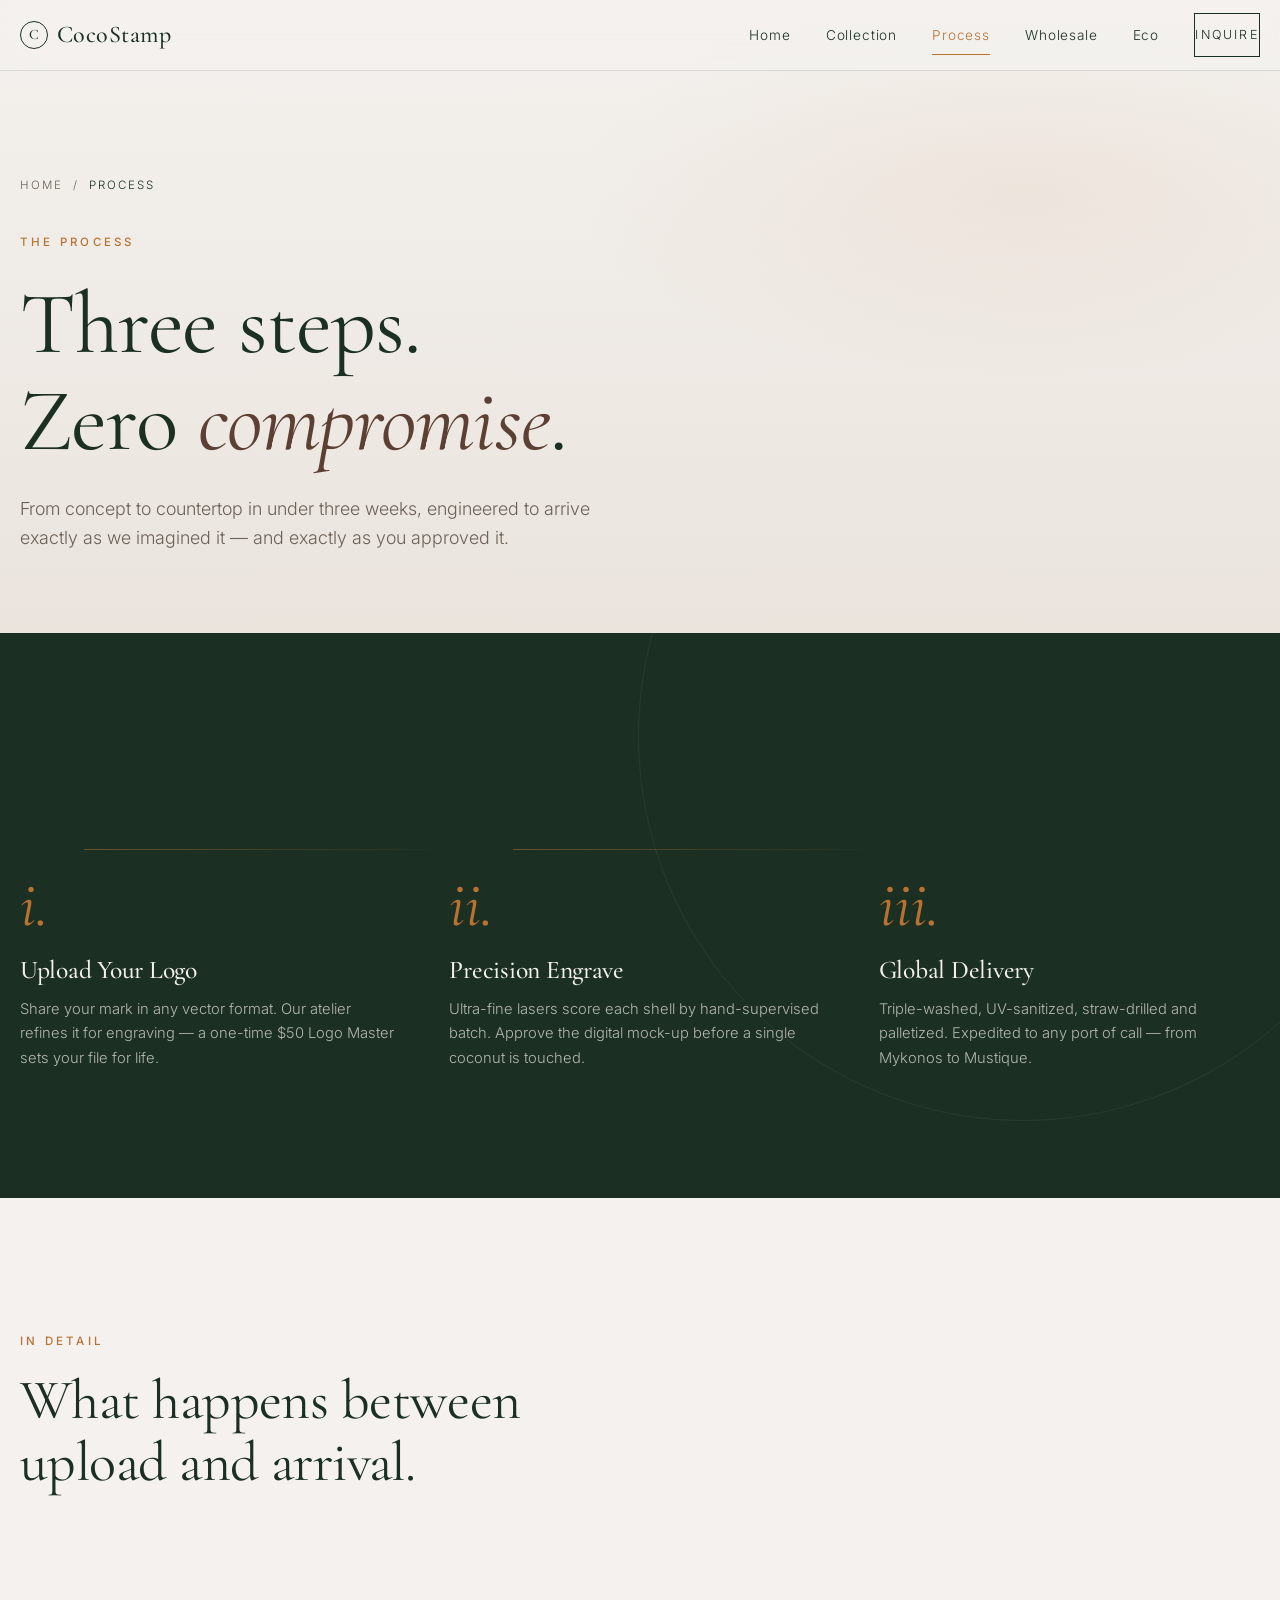
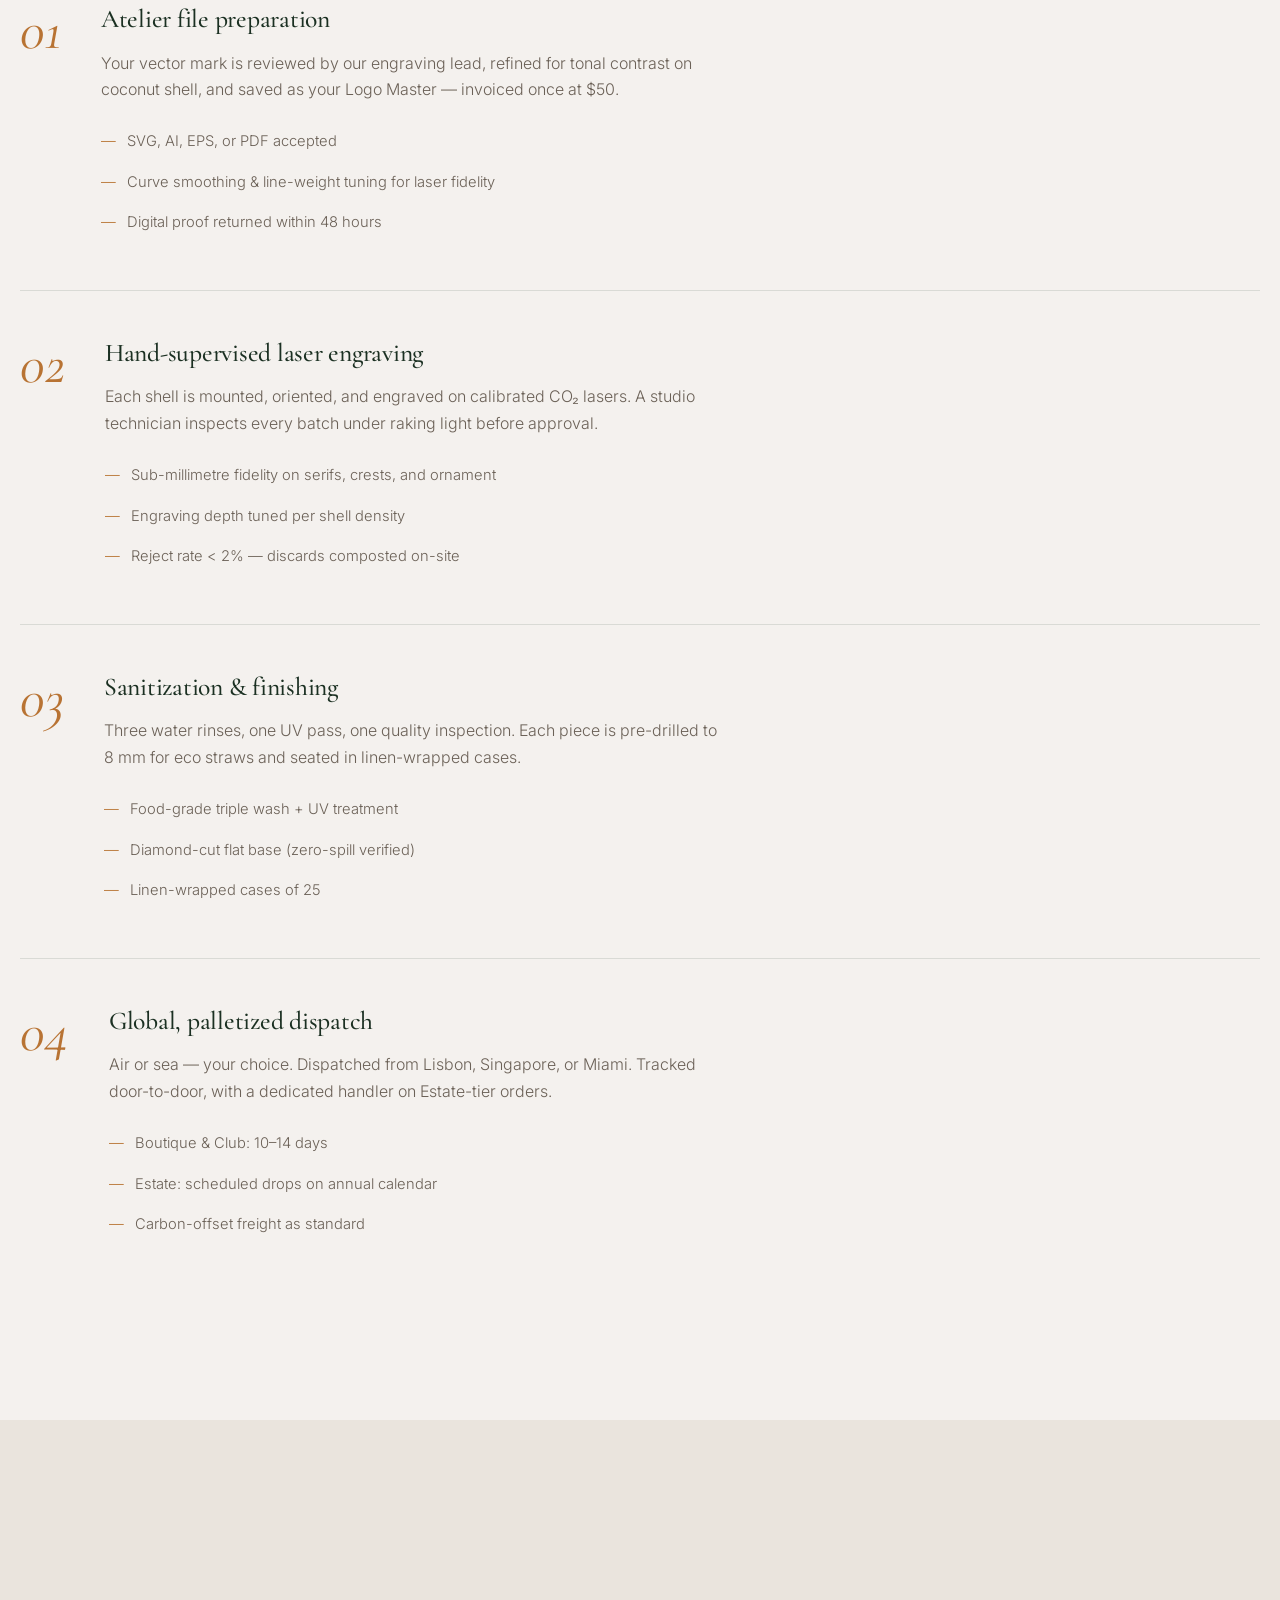
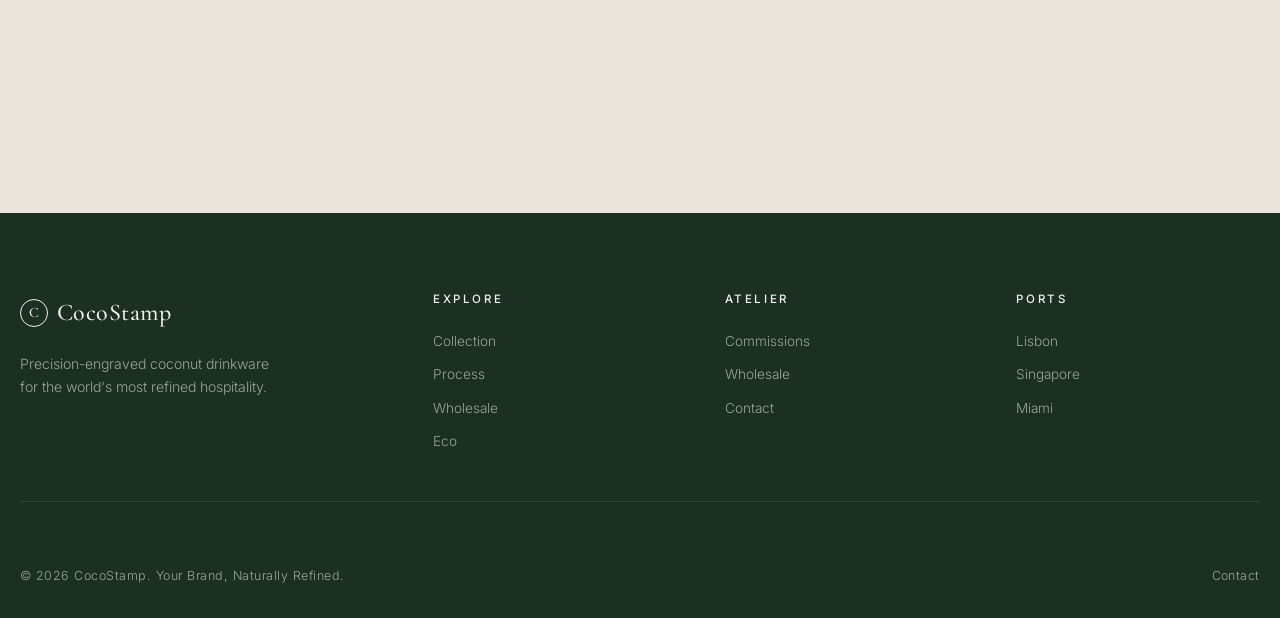
<file: process/index.html>
<!doctype html>
<html lang="en">
<head>
<meta charset="utf-8">
<meta name="viewport" content="width=device-width,initial-scale=1">
<title>The Process — CocoStamp</title>
<meta name="description" content="From logo upload to global delivery in three precise steps. CocoStamp's engraving process explained, with timelines and finish standards.">
<meta name="theme-color" content="#1B3022">
<link rel="canonical" href="https://wingfieldgemini.github.io/cocostamp/process/">
<meta property="og:title" content="The Process — CocoStamp">
<meta property="og:description" content="From logo upload to global delivery in three precise steps. CocoStamp's engraving process explained, with timelines and finish standards.">
<meta property="og:type" content="website">
<meta property="og:url" content="https://wingfieldgemini.github.io/cocostamp/process/">
<meta name="twitter:card" content="summary_large_image">
<link rel="icon" href="data:image/svg+xml,%3Csvg xmlns='http://www.w3.org/2000/svg' viewBox='0 0 32 32'%3E%3Ccircle cx='16' cy='16' r='14' fill='%231B3022'/%3E%3Ctext x='16' y='22' font-family='Georgia,serif' font-size='18' fill='%23F4F1EE' text-anchor='middle'%3EC%3C/text%3E%3C/svg%3E">
<link rel="preconnect" href="https://fonts.googleapis.com">
<link rel="preconnect" href="https://fonts.gstatic.com" crossorigin>
<link rel="preload" as="style" href="https://fonts.googleapis.com/css2?family=Cormorant+Garamond:wght@400;500;600&family=Inter:wght@300;400;500;600&display=swap">
<link rel="stylesheet" href="https://fonts.googleapis.com/css2?family=Cormorant+Garamond:wght@400;500;600&family=Inter:wght@300;400;500;600&display=swap" media="print" onload="this.media='all'">
<noscript><link rel="stylesheet" href="https://fonts.googleapis.com/css2?family=Cormorant+Garamond:wght@400;500;600&family=Inter:wght@300;400;500;600&display=swap"></noscript>
<link rel="stylesheet" href="../assets/style.css">
</head>
<body class="solid-nav">
<a class="skip" href="#main">Skip to content</a>
<header class="nav" id="nav">
  <div class="wrap nav-inner">
    <a href="../" class="logo" aria-label="CocoStamp home">
      <span class="logo-mark" aria-hidden="true">C</span>
      <span>CocoStamp</span>
    </a>
    <nav class="nav-links" id="navlinks" aria-label="Primary">
            <a href="../">Home</a>
      <a href="../collection/">Collection</a>
      <a href="../process/" aria-current="page">Process</a>
      <a href="../wholesale/">Wholesale</a>
      <a href="../eco/">Eco</a>
      <a href="../contact/" class="nav-cta">Inquire</a>
    </nav>
    <button class="nav-toggle" aria-label="Menu" aria-expanded="false" aria-controls="navlinks" id="navToggle"><span></span></button>
  </div>
</header>
<main id="main">
<section class="page-head">
  <div class="wrap">
    <div class="crumbs"><a href="../">Home</a> <span>/</span> <span aria-current="page">Process</span></div>
    <span class="eyebrow">The Process</span>
    <h1>Three steps.<br>Zero <em>compromise</em>.</h1>
    <p>From concept to countertop in under three weeks, engineered to arrive exactly as we imagined it — and exactly as you approved it.</p>
  </div>
</section>

<section class="process-section">
  <div class="wrap">
    <div class="steps">
      <div class="step reveal">
        <div class="step-line"></div>
        <span class="step-num">i.</span>
        <h3>Upload Your Logo</h3>
        <p>Share your mark in any vector format. Our atelier refines it for engraving — a one-time $50 Logo Master sets your file for life.</p>
      </div>
      <div class="step reveal">
        <div class="step-line"></div>
        <span class="step-num">ii.</span>
        <h3>Precision Engrave</h3>
        <p>Ultra-fine lasers score each shell by hand-supervised batch. Approve the digital mock-up before a single coconut is touched.</p>
      </div>
      <div class="step reveal">
        <span class="step-num">iii.</span>
        <h3>Global Delivery</h3>
        <p>Triple-washed, UV-sanitized, straw-drilled and palletized. Expedited to any port of call — from Mykonos to Mustique.</p>
      </div>
    </div>
  </div>
</section>

<section>
  <div class="wrap">
    <div class="section-head reveal">
      <span class="eyebrow">In Detail</span>
      <h2>What happens between<br>upload and arrival.</h2>
    </div>
    <div class="reveal">
      <div class="process-row">
        <span class="step-num">01</span>
        <div>
          <h3>Atelier file preparation</h3>
          <p>Your vector mark is reviewed by our engraving lead, refined for tonal contrast on coconut shell, and saved as your Logo Master — invoiced once at $50.</p>
          <ul>
            <li>SVG, AI, EPS, or PDF accepted</li>
            <li>Curve smoothing &amp; line-weight tuning for laser fidelity</li>
            <li>Digital proof returned within 48 hours</li>
          </ul>
        </div>
      </div>
      <div class="process-row">
        <span class="step-num">02</span>
        <div>
          <h3>Hand-supervised laser engraving</h3>
          <p>Each shell is mounted, oriented, and engraved on calibrated CO₂ lasers. A studio technician inspects every batch under raking light before approval.</p>
          <ul>
            <li>Sub-millimetre fidelity on serifs, crests, and ornament</li>
            <li>Engraving depth tuned per shell density</li>
            <li>Reject rate &lt; 2% — discards composted on-site</li>
          </ul>
        </div>
      </div>
      <div class="process-row">
        <span class="step-num">03</span>
        <div>
          <h3>Sanitization &amp; finishing</h3>
          <p>Three water rinses, one UV pass, one quality inspection. Each piece is pre-drilled to 8 mm for eco straws and seated in linen-wrapped cases.</p>
          <ul>
            <li>Food-grade triple wash + UV treatment</li>
            <li>Diamond-cut flat base (zero-spill verified)</li>
            <li>Linen-wrapped cases of 25</li>
          </ul>
        </div>
      </div>
      <div class="process-row">
        <span class="step-num">04</span>
        <div>
          <h3>Global, palletized dispatch</h3>
          <p>Air or sea — your choice. Dispatched from Lisbon, Singapore, or Miami. Tracked door-to-door, with a dedicated handler on Estate-tier orders.</p>
          <ul>
            <li>Boutique &amp; Club: 10–14 days</li>
            <li>Estate: scheduled drops on annual calendar</li>
            <li>Carbon-offset freight as standard</li>
          </ul>
        </div>
      </div>
    </div>
  </div>
</section>

<section class="cta-strip">
  <div class="wrap">
    <h2>Ready to commission?</h2>
    <p>Tell us about the property, the moment, and the volume — we'll respond within one business day.</p>
    <div class="hero-ctas">
      <a class="btn btn-primary" href="../contact/">Begin Inquiry <span aria-hidden="true">→</span></a>
      <a class="btn btn-ghost" href="../wholesale/">View Pricing <span aria-hidden="true">→</span></a>
    </div>
  </div>
</section>

</main>
<footer>
  <div class="wrap">
    <div class="foot-grid">
      <div class="foot-brand">
        <div class="logo"><span class="logo-mark">C</span><span>CocoStamp</span></div>
        <p>Precision-engraved coconut drinkware for the world's most refined hospitality.</p>
      </div>
      <div class="foot-col">
        <h4>Explore</h4>
        <ul>
          <li><a href="../collection/">Collection</a></li>
          <li><a href="../process/">Process</a></li>
          <li><a href="../wholesale/">Wholesale</a></li>
          <li><a href="../eco/">Eco</a></li>
        </ul>
      </div>
      <div class="foot-col">
        <h4>Atelier</h4>
        <ul>
          <li><a href="mailto:atelier@cocostamp.com">Commissions</a></li>
          <li><a href="mailto:wholesale@cocostamp.com">Wholesale</a></li>
          <li><a href="../contact/">Contact</a></li>
        </ul>
      </div>
      <div class="foot-col">
        <h4>Ports</h4>
        <ul><li>Lisbon</li><li>Singapore</li><li>Miami</li></ul>
      </div>
    </div>
    <div class="foot-bottom">
      <span>© 2026 CocoStamp. Your Brand, Naturally Refined.</span>
      <span><a href="../contact/">Contact</a></span>
    </div>
  </div>
</footer>
<script src="../assets/main.js" defer></script>
</body>
</html>
</file>
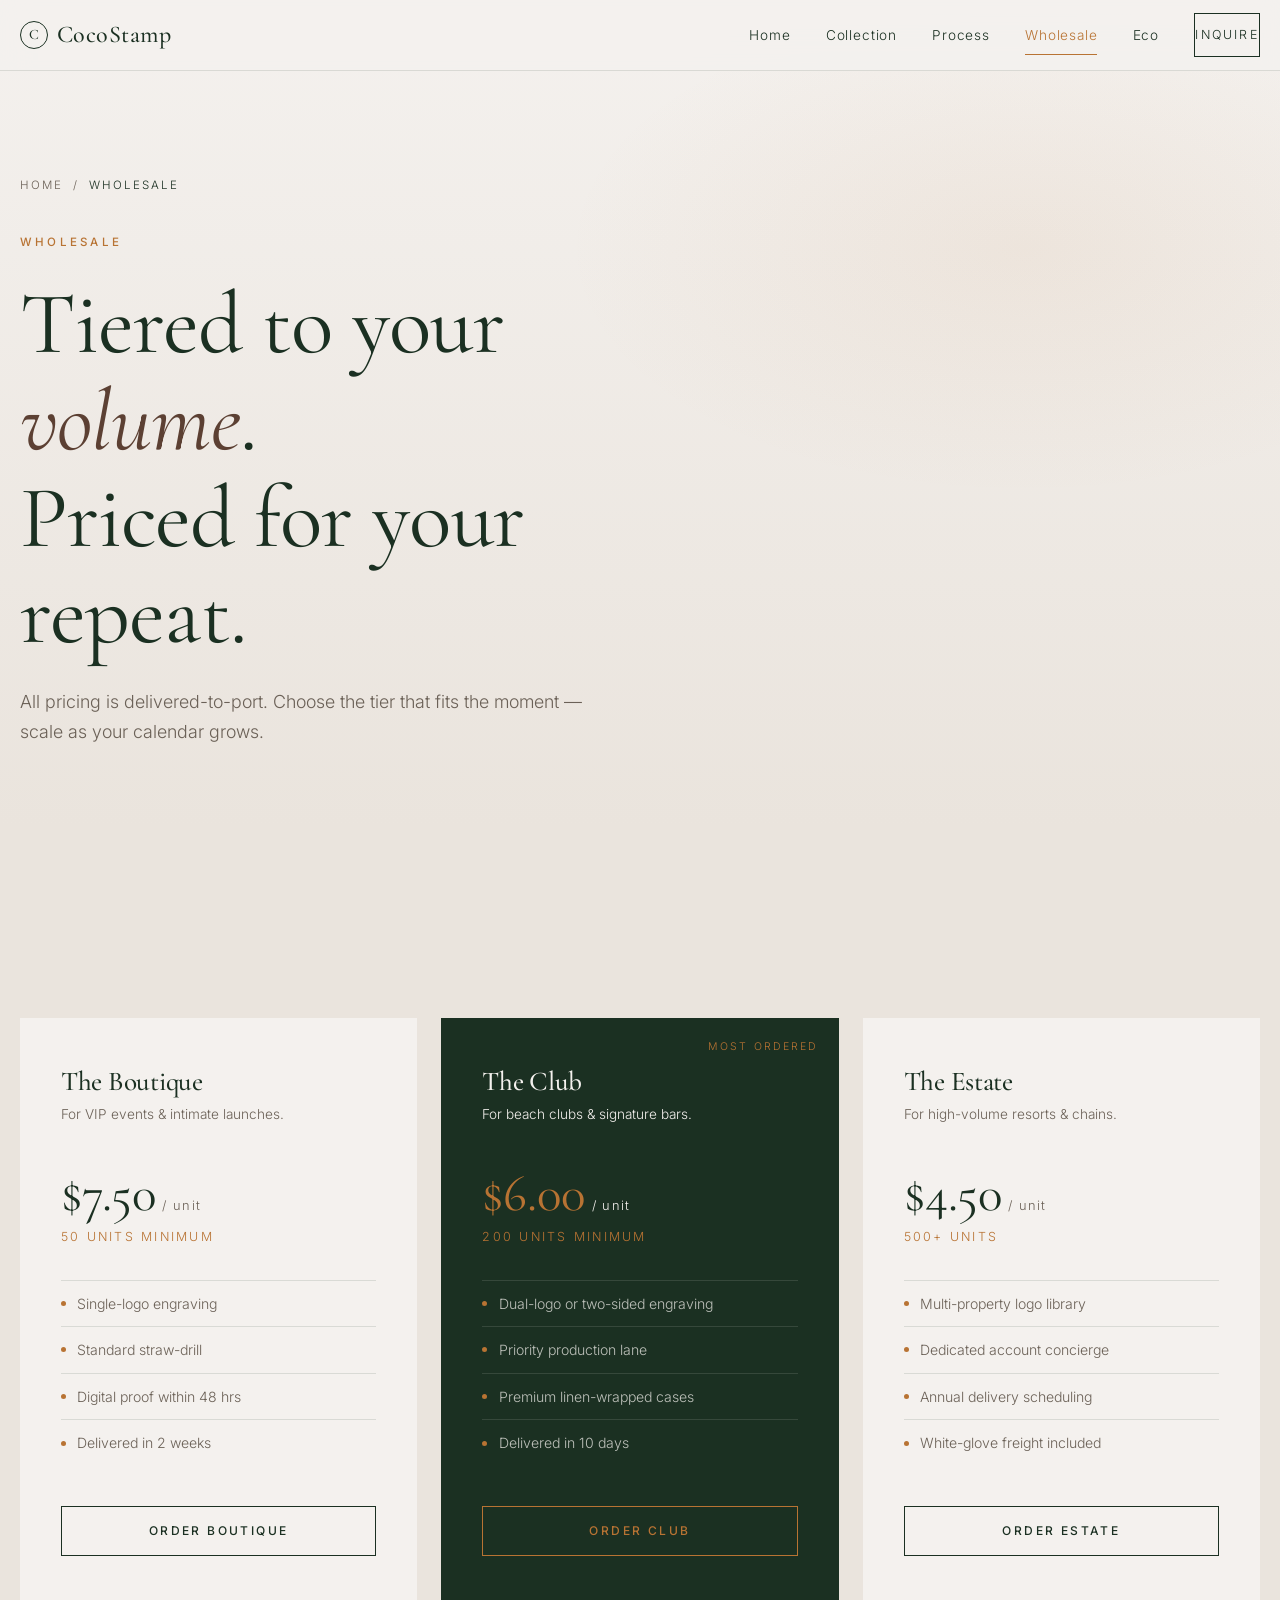
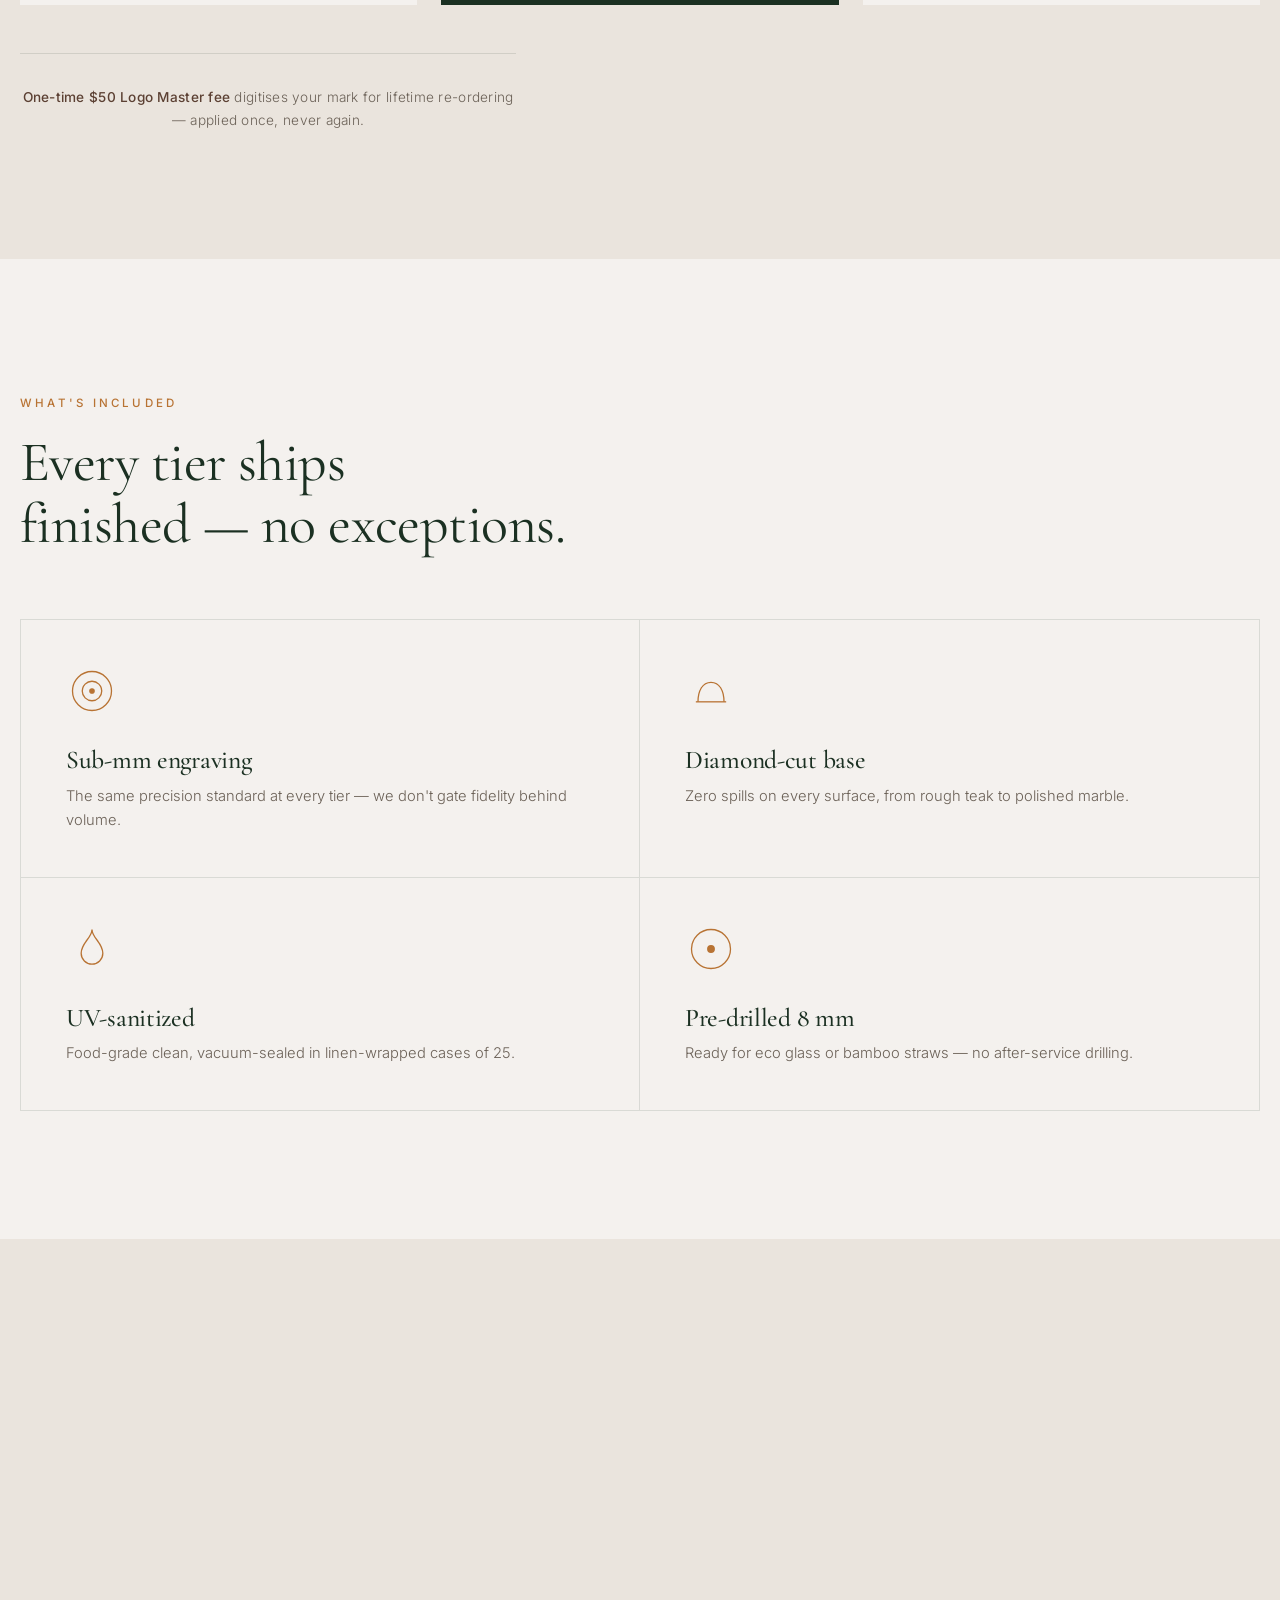
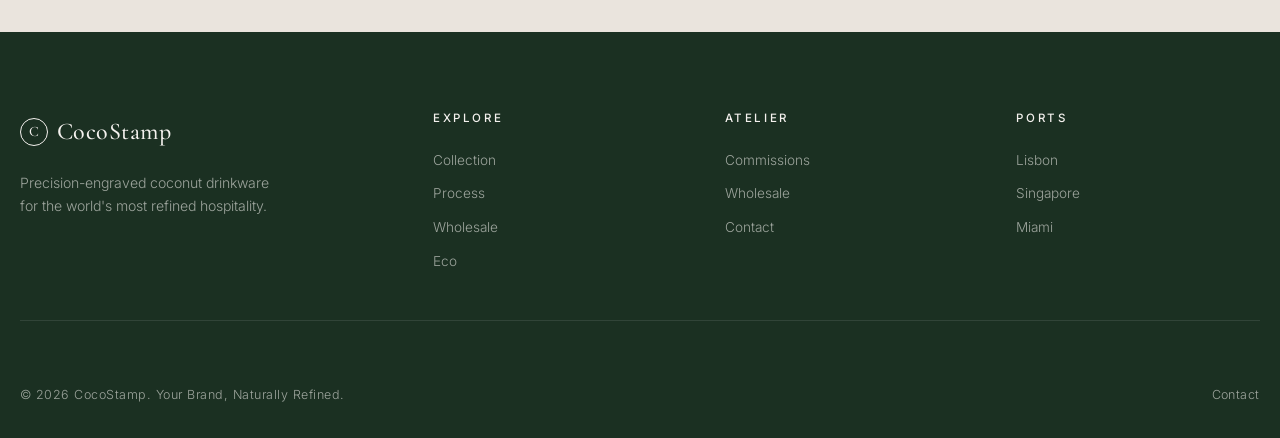
<file: wholesale/index.html>
<!doctype html>
<html lang="en">
<head>
<meta charset="utf-8">
<meta name="viewport" content="width=device-width,initial-scale=1">
<title>Wholesale — CocoStamp</title>
<meta name="description" content="Tiered wholesale pricing for laser-engraved coconut drinkware. Boutique ($7.50/u, 50 units), Club ($6.00/u, 200 units), Estate ($4.50/u, 500+ units).">
<meta name="theme-color" content="#1B3022">
<link rel="canonical" href="https://wingfieldgemini.github.io/cocostamp/wholesale/">
<meta property="og:title" content="Wholesale — CocoStamp">
<meta property="og:description" content="Tiered wholesale pricing for laser-engraved coconut drinkware. Boutique ($7.50/u, 50 units), Club ($6.00/u, 200 units), Estate ($4.50/u, 500+ units).">
<meta property="og:type" content="website">
<meta property="og:url" content="https://wingfieldgemini.github.io/cocostamp/wholesale/">
<meta name="twitter:card" content="summary_large_image">
<link rel="icon" href="data:image/svg+xml,%3Csvg xmlns='http://www.w3.org/2000/svg' viewBox='0 0 32 32'%3E%3Ccircle cx='16' cy='16' r='14' fill='%231B3022'/%3E%3Ctext x='16' y='22' font-family='Georgia,serif' font-size='18' fill='%23F4F1EE' text-anchor='middle'%3EC%3C/text%3E%3C/svg%3E">
<link rel="preconnect" href="https://fonts.googleapis.com">
<link rel="preconnect" href="https://fonts.gstatic.com" crossorigin>
<link rel="preload" as="style" href="https://fonts.googleapis.com/css2?family=Cormorant+Garamond:wght@400;500;600&family=Inter:wght@300;400;500;600&display=swap">
<link rel="stylesheet" href="https://fonts.googleapis.com/css2?family=Cormorant+Garamond:wght@400;500;600&family=Inter:wght@300;400;500;600&display=swap" media="print" onload="this.media='all'">
<noscript><link rel="stylesheet" href="https://fonts.googleapis.com/css2?family=Cormorant+Garamond:wght@400;500;600&family=Inter:wght@300;400;500;600&display=swap"></noscript>
<link rel="stylesheet" href="../assets/style.css">
</head>
<body class="solid-nav">
<a class="skip" href="#main">Skip to content</a>
<header class="nav" id="nav">
  <div class="wrap nav-inner">
    <a href="../" class="logo" aria-label="CocoStamp home">
      <span class="logo-mark" aria-hidden="true">C</span>
      <span>CocoStamp</span>
    </a>
    <nav class="nav-links" id="navlinks" aria-label="Primary">
            <a href="../">Home</a>
      <a href="../collection/">Collection</a>
      <a href="../process/">Process</a>
      <a href="../wholesale/" aria-current="page">Wholesale</a>
      <a href="../eco/">Eco</a>
      <a href="../contact/" class="nav-cta">Inquire</a>
    </nav>
    <button class="nav-toggle" aria-label="Menu" aria-expanded="false" aria-controls="navlinks" id="navToggle"><span></span></button>
  </div>
</header>
<main id="main">
<section class="page-head">
  <div class="wrap">
    <div class="crumbs"><a href="../">Home</a> <span>/</span> <span aria-current="page">Wholesale</span></div>
    <span class="eyebrow">Wholesale</span>
    <h1>Tiered to your <em>volume</em>.<br>Priced for your repeat.</h1>
    <p>All pricing is delivered-to-port. Choose the tier that fits the moment — scale as your calendar grows.</p>
  </div>
</section>

<section class="pricing-section">
  <div class="wrap">
    <div class="tiers reveal">
      <article class="tier">
        <h3>The Boutique</h3>
        <p class="tier-desc">For VIP events &amp; intimate launches.</p>
        <div class="price"><span class="price-num">$7.50</span><span class="unit">/ unit</span></div>
        <span class="tier-qty">50 Units Minimum</span>
        <ul>
          <li>Single-logo engraving</li>
          <li>Standard straw-drill</li>
          <li>Digital proof within 48 hrs</li>
          <li>Delivered in 2 weeks</li>
        </ul>
        <a class="tier-cta" href="../contact/">Order Boutique</a>
      </article>
      <article class="tier featured">
        <span class="tier-badge">Most Ordered</span>
        <h3>The Club</h3>
        <p class="tier-desc">For beach clubs &amp; signature bars.</p>
        <div class="price"><span class="price-num">$6.00</span><span class="unit">/ unit</span></div>
        <span class="tier-qty">200 Units Minimum</span>
        <ul>
          <li>Dual-logo or two-sided engraving</li>
          <li>Priority production lane</li>
          <li>Premium linen-wrapped cases</li>
          <li>Delivered in 10 days</li>
        </ul>
        <a class="tier-cta" href="../contact/">Order Club</a>
      </article>
      <article class="tier">
        <h3>The Estate</h3>
        <p class="tier-desc">For high-volume resorts &amp; chains.</p>
        <div class="price"><span class="price-num">$4.50</span><span class="unit">/ unit</span></div>
        <span class="tier-qty">500+ Units</span>
        <ul>
          <li>Multi-property logo library</li>
          <li>Dedicated account concierge</li>
          <li>Annual delivery scheduling</li>
          <li>White-glove freight included</li>
        </ul>
        <a class="tier-cta" href="../contact/">Order Estate</a>
      </article>
    </div>
    <p class="pricing-note"><strong>One-time $50 Logo Master fee</strong> digitises your mark for lifetime re-ordering — applied once, never again.</p>
  </div>
</section>

<section>
  <div class="wrap">
    <div class="section-head reveal">
      <span class="eyebrow">What's included</span>
      <h2>Every tier ships<br>finished — no exceptions.</h2>
    </div>
    <div class="features-grid reveal">
      <div class="feature">
        <svg class="feat-icon" viewBox="0 0 48 48" fill="none" stroke="currentColor" stroke-width="1.2"><circle cx="24" cy="24" r="18"/><circle cx="24" cy="24" r="9"/><circle cx="24" cy="24" r="2" fill="currentColor"/></svg>
        <h3>Sub-mm engraving</h3>
        <p>The same precision standard at every tier — we don't gate fidelity behind volume.</p>
      </div>
      <div class="feature">
        <svg class="feat-icon" viewBox="0 0 48 48" fill="none" stroke="currentColor" stroke-width="1.2"><path d="M12 34c0-10 4-18 12-18s12 8 12 18"/><line x1="10" y1="34" x2="38" y2="34"/></svg>
        <h3>Diamond-cut base</h3>
        <p>Zero spills on every surface, from rough teak to polished marble.</p>
      </div>
      <div class="feature">
        <svg class="feat-icon" viewBox="0 0 48 48" fill="none" stroke="currentColor" stroke-width="1.2"><path d="M24 6c0 8-10 12-10 22a10 10 0 0 0 20 0C34 18 24 14 24 6Z"/></svg>
        <h3>UV-sanitized</h3>
        <p>Food-grade clean, vacuum-sealed in linen-wrapped cases of 25.</p>
      </div>
      <div class="feature">
        <svg class="feat-icon" viewBox="0 0 48 48" fill="none" stroke="currentColor" stroke-width="1.2"><circle cx="24" cy="24" r="18"/><circle cx="24" cy="24" r="3" fill="currentColor"/></svg>
        <h3>Pre-drilled 8 mm</h3>
        <p>Ready for eco glass or bamboo straws — no after-service drilling.</p>
      </div>
    </div>
  </div>
</section>

<section class="cta-strip">
  <div class="wrap">
    <h2>Ready to commission?</h2>
    <p>Tell us about the property, the moment, and the volume — we'll respond within one business day.</p>
    <div class="hero-ctas">
      <a class="btn btn-primary" href="../contact/">Begin Inquiry <span aria-hidden="true">→</span></a>
      <a class="btn btn-ghost" href="../wholesale/">View Pricing <span aria-hidden="true">→</span></a>
    </div>
  </div>
</section>

</main>
<footer>
  <div class="wrap">
    <div class="foot-grid">
      <div class="foot-brand">
        <div class="logo"><span class="logo-mark">C</span><span>CocoStamp</span></div>
        <p>Precision-engraved coconut drinkware for the world's most refined hospitality.</p>
      </div>
      <div class="foot-col">
        <h4>Explore</h4>
        <ul>
          <li><a href="../collection/">Collection</a></li>
          <li><a href="../process/">Process</a></li>
          <li><a href="../wholesale/">Wholesale</a></li>
          <li><a href="../eco/">Eco</a></li>
        </ul>
      </div>
      <div class="foot-col">
        <h4>Atelier</h4>
        <ul>
          <li><a href="mailto:atelier@cocostamp.com">Commissions</a></li>
          <li><a href="mailto:wholesale@cocostamp.com">Wholesale</a></li>
          <li><a href="../contact/">Contact</a></li>
        </ul>
      </div>
      <div class="foot-col">
        <h4>Ports</h4>
        <ul><li>Lisbon</li><li>Singapore</li><li>Miami</li></ul>
      </div>
    </div>
    <div class="foot-bottom">
      <span>© 2026 CocoStamp. Your Brand, Naturally Refined.</span>
      <span><a href="../contact/">Contact</a></span>
    </div>
  </div>
</footer>
<script src="../assets/main.js" defer></script>
</body>
</html>

<script type="application/ld+json">
{"@context":"https://schema.org","@type":"Product","name":"CocoStamp Engraved Coconut Drinkware","brand":{"@type":"Brand","name":"CocoStamp"},"description":"Precision laser-engraved coconut drinkware for hospitality.","offers":[{"@type":"Offer","name":"The Boutique","price":"7.50","priceCurrency":"USD","eligibleQuantity":{"@type":"QuantitativeValue","minValue":50}},{"@type":"Offer","name":"The Club","price":"6.00","priceCurrency":"USD","eligibleQuantity":{"@type":"QuantitativeValue","minValue":200}},{"@type":"Offer","name":"The Estate","price":"4.50","priceCurrency":"USD","eligibleQuantity":{"@type":"QuantitativeValue","minValue":500}}]}
</script>
</file>
<file: assets/style.css>
:root{
  --palm:#1B3022; --palm-soft:#2a4635;
  --sand:#F4F1EE; --sand-warm:#EAE4DD;
  --umber:#5C4033; --copper:#B87333; --copper-dark:#9A5F28;
  --ink:#1f1a16; --muted:#6b6157; --line:rgba(28,48,34,.12);
  --serif:"Cormorant Garamond",Georgia,serif;
  --sans:"Inter",system-ui,-apple-system,Segoe UI,sans-serif;
  --maxw:1240px; --radius:2px; --ease:cubic-bezier(.2,.7,.2,1);
}
*{box-sizing:border-box;margin:0;padding:0}
html{scroll-behavior:smooth;-webkit-text-size-adjust:100%}
body{font-family:var(--sans);font-weight:300;color:var(--ink);background:var(--sand);line-height:1.65;font-size:16px;overflow-x:hidden}
img,svg{display:block;max-width:100%;height:auto}
a{color:inherit;text-decoration:none;transition:color .3s var(--ease)}
button{font:inherit;color:inherit;background:none;border:0;cursor:pointer}
h1,h2,h3,h4{font-family:var(--serif);font-weight:500;color:var(--palm);letter-spacing:-.01em;line-height:1.1}
h1{font-size:clamp(2.6rem,7vw,5.5rem);font-weight:400}
h2{font-size:clamp(2rem,4.5vw,3.5rem);font-weight:400}
h3{font-size:clamp(1.3rem,2vw,1.6rem)}
p{max-width:62ch}
.eyebrow{font-family:var(--sans);font-size:.72rem;letter-spacing:.28em;text-transform:uppercase;color:var(--copper);font-weight:500;display:inline-block;margin-bottom:1.2rem}
.wrap{width:min(var(--maxw),100% - 2.5rem);margin-inline:auto}
section{padding:clamp(4rem,10vw,8rem) 0;content-visibility:auto;contain-intrinsic-size:800px}
.skip{position:absolute;left:-9999px;top:0;background:var(--palm);color:var(--sand);padding:.8rem 1.2rem;z-index:100}
.skip:focus{left:1rem;top:1rem}
:focus-visible{outline:2px solid var(--copper);outline-offset:3px}

/* Nav */
.nav{position:fixed;top:0;inset-inline:0;z-index:50;padding:1.2rem 0;transition:all .4s var(--ease)}
.nav.scrolled,body.solid-nav .nav{background:rgba(244,241,238,.92);backdrop-filter:blur(14px);border-bottom:1px solid var(--line);padding:.8rem 0}
.nav-inner{display:flex;align-items:center;justify-content:space-between;gap:2rem}
.logo{font-family:var(--serif);font-size:1.5rem;font-weight:500;color:var(--palm);letter-spacing:.02em;display:flex;align-items:center;gap:.55rem}
.logo-mark{width:28px;height:28px;border:1.5px solid var(--palm);border-radius:50%;display:grid;place-items:center;font-size:.9rem}
.nav-links{display:flex;gap:2.2rem;align-items:center;font-size:.85rem;letter-spacing:.06em}
.nav-links a{color:var(--palm);position:relative;padding:.3rem 0}
.nav-links a:hover{color:var(--copper)}
.nav-links a[aria-current="page"]{color:var(--copper)}
.nav-links a[aria-current="page"]::after{content:"";position:absolute;left:0;right:0;bottom:-4px;height:1px;background:var(--copper)}
.nav-cta{padding:.7rem 1.4rem;border:1px solid var(--palm);color:var(--palm);font-size:.78rem;letter-spacing:.18em;text-transform:uppercase;transition:all .3s var(--ease);min-height:44px;display:inline-flex;align-items:center}
.nav-cta:hover{background:var(--palm);color:var(--sand)}
.nav-cta[aria-current="page"]{background:var(--palm);color:var(--sand)}
.nav-toggle{display:none;width:48px;height:48px;align-items:center;justify-content:center;color:var(--palm)}
.nav-toggle span{display:block;width:22px;height:1.5px;background:currentColor;position:relative}
.nav-toggle span::before,.nav-toggle span::after{content:"";position:absolute;left:0;width:22px;height:1.5px;background:currentColor;transition:.3s var(--ease)}
.nav-toggle span::before{top:-7px}.nav-toggle span::after{top:7px}

/* Buttons */
.btn{display:inline-flex;align-items:center;gap:.6rem;padding:1.05rem 2rem;font-size:.8rem;letter-spacing:.2em;text-transform:uppercase;font-weight:500;transition:all .35s var(--ease);min-height:48px;position:relative;overflow:hidden}
.btn-primary{background:var(--copper);color:var(--sand)}
.btn-primary:hover{background:var(--copper-dark);transform:translateY(-2px);box-shadow:0 14px 30px -14px rgba(184,115,51,.6)}
.btn-ghost{color:var(--palm);border-bottom:1px solid var(--palm);padding:.4rem 0;min-height:auto;gap:.8rem}
.btn-ghost:hover{color:var(--copper);border-color:var(--copper);gap:1.2rem}
.btn-outline{color:var(--palm);border:1px solid var(--palm)}
.btn-outline:hover{background:var(--palm);color:var(--sand)}

/* Section heads */
.section-head{max-width:680px;margin-bottom:4rem}
.section-head h2{margin-bottom:1rem}
.section-head p{color:var(--muted)}

/* Page header (subpages) */
.page-head{padding:11rem 0 5rem;background:linear-gradient(180deg,var(--sand) 0%,var(--sand-warm) 100%);position:relative;overflow:hidden}
.page-head::before{content:"";position:absolute;inset:0;background:radial-gradient(ellipse 60% 50% at 80% 30%,rgba(184,115,51,.07),transparent 60%)}
.page-head .wrap{position:relative;z-index:2}
.page-head .eyebrow{margin-bottom:1.5rem}
.page-head h1{margin-bottom:1.5rem;max-width:14ch}
.page-head h1 em{font-style:italic;color:var(--umber);font-weight:400}
.page-head p{font-size:clamp(1rem,1.4vw,1.15rem);color:var(--muted);max-width:52ch}
.crumbs{font-size:.72rem;letter-spacing:.18em;text-transform:uppercase;color:var(--muted);margin-bottom:2rem;display:flex;gap:.6rem;align-items:center}
.crumbs a{color:var(--muted)}.crumbs a:hover{color:var(--copper)}
.crumbs span[aria-current]{color:var(--palm)}

/* Hero (home) */
.hero{min-height:100vh;min-height:100svh;display:grid;align-items:end;padding:8rem 0 4rem;position:relative;overflow:hidden;background:linear-gradient(180deg,var(--sand) 0%,var(--sand-warm) 100%)}
.hero::before{content:"";position:absolute;inset:0;background:
  radial-gradient(ellipse 70% 50% at 75% 30%,rgba(184,115,51,.08),transparent 60%),
  radial-gradient(ellipse 50% 40% at 20% 80%,rgba(27,48,34,.06),transparent 60%)}
.hero-grid{display:grid;grid-template-columns:1.1fr .9fr;gap:4rem;align-items:center;position:relative;z-index:2}
.hero-copy .eyebrow{margin-bottom:1.5rem}
.hero h1{margin-bottom:1.8rem}
.hero h1 em{font-style:italic;color:var(--umber);font-weight:400}
.hero-sub{font-size:clamp(1rem,1.4vw,1.15rem);color:var(--muted);margin-bottom:2.5rem;max-width:46ch;font-weight:300}
.hero-ctas{display:flex;gap:1rem;flex-wrap:wrap;align-items:center}
.hero-visual{aspect-ratio:4/5;position:relative}
.coconut-stage{position:absolute;inset:0;display:grid;place-items:center;perspective:1200px}
.coconut{width:82%;aspect-ratio:1;position:relative;animation:float 8s ease-in-out infinite}
.coconut svg{width:100%;height:100%;filter:drop-shadow(0 40px 50px rgba(92,64,51,.35)) drop-shadow(0 10px 20px rgba(27,48,34,.2))}
@keyframes float{0%,100%{transform:translateY(0) rotate(-2deg)}50%{transform:translateY(-18px) rotate(1deg)}}
.hero-meta{position:absolute;bottom:2rem;left:0;right:0;display:flex;justify-content:space-between;gap:2rem;font-size:.72rem;letter-spacing:.22em;text-transform:uppercase;color:var(--muted);padding-top:1.5rem;border-top:1px solid var(--line);z-index:2}

/* Marquee */
.marquee{padding:1.8rem 0;border-block:1px solid var(--line);background:var(--sand);overflow:hidden}
.marquee-track{display:flex;gap:4rem;white-space:nowrap;animation:scroll 35s linear infinite;font-family:var(--serif);font-size:1.15rem;color:var(--umber);font-style:italic;letter-spacing:.02em;width:max-content}
.marquee-track span{display:inline-flex;align-items:center;gap:4rem}
.marquee-track span::after{content:"✦";color:var(--copper);font-size:.7rem;font-style:normal}
@keyframes scroll{to{transform:translateX(-50%)}}

/* Cards / teasers (home) */
.teasers{display:grid;grid-template-columns:repeat(3,1fr);gap:1.5rem;margin-top:4rem}
.teaser{background:var(--sand-warm);padding:2.5rem;display:flex;flex-direction:column;gap:1rem;transition:all .4s var(--ease);border:1px solid transparent;min-height:280px}
.teaser:hover{transform:translateY(-4px);border-color:var(--copper);background:var(--sand)}
.teaser h3{font-family:var(--serif)}
.teaser p{color:var(--muted);font-size:.92rem;flex:1}
.teaser-link{color:var(--palm);font-size:.78rem;letter-spacing:.18em;text-transform:uppercase;font-weight:500;display:inline-flex;gap:.5rem;align-items:center;transition:gap .3s var(--ease)}
.teaser:hover .teaser-link{gap:.9rem;color:var(--copper)}

/* Collection grid */
.collection-grid{display:grid;grid-template-columns:repeat(12,1fr);gap:1.2rem;grid-auto-rows:180px}
.coll-card{background:var(--sand-warm);position:relative;overflow:hidden;cursor:pointer;transition:transform .6s var(--ease);display:block}
.coll-card:hover{transform:translateY(-4px)}
.coll-card:hover .coll-img{transform:scale(1.06)}
.coll-card:hover .coll-label{opacity:1;transform:translateY(0)}
.coll-img{position:absolute;inset:0;display:grid;place-items:center;transition:transform .8s var(--ease)}
.coll-img svg{width:70%;height:70%}
.coll-label{position:absolute;left:1.5rem;bottom:1.5rem;right:1.5rem;color:var(--sand);font-size:.8rem;letter-spacing:.2em;text-transform:uppercase;opacity:0;transform:translateY(8px);transition:all .4s var(--ease);z-index:2}
.coll-card::after{content:"";position:absolute;inset:0;background:linear-gradient(180deg,transparent 50%,rgba(27,48,34,.78));opacity:0;transition:opacity .4s var(--ease)}
.coll-card:hover::after{opacity:1}
.c1{grid-column:span 7;grid-row:span 2;background:linear-gradient(135deg,#3a4d3f,#1B3022)}
.c2{grid-column:span 5;background:linear-gradient(135deg,#e8dfd4,#d4c7b7)}
.c3{grid-column:span 5;background:linear-gradient(135deg,#5C4033,#3d2a22)}
.c4{grid-column:span 4;grid-row:span 2;background:linear-gradient(135deg,#c9a881,#B87333)}
.c5{grid-column:span 4;background:linear-gradient(135deg,#f0ebe3,#e0d5c4)}
.c6{grid-column:span 4;background:linear-gradient(135deg,#2a4635,#1B3022)}
.c7{grid-column:span 6;background:linear-gradient(135deg,#d6c5b0,#b89977)}
.c8{grid-column:span 6;background:linear-gradient(135deg,#1B3022,#0d1a12)}
.c1 svg,.c3 svg,.c6 svg,.c8 svg{filter:invert(1) brightness(1.4)}

/* Process / Steps */
.process-section{background:var(--palm);color:var(--sand);position:relative;overflow:hidden}
.process-section::before{content:"";position:absolute;top:-50%;right:-10%;width:60%;aspect-ratio:1;border:1px solid rgba(244,241,238,.06);border-radius:50%;pointer-events:none}
.process-section h2{color:var(--sand)}.process-section .eyebrow{color:var(--copper)}
.process-section p{color:rgba(244,241,238,.7)}
.steps{display:grid;grid-template-columns:repeat(3,1fr);gap:3rem;margin-top:4rem;position:relative;z-index:2}
.step{position:relative;padding-top:3rem}
.step-num{font-family:var(--serif);font-size:4rem;font-weight:400;color:var(--copper);line-height:1;display:block;margin-bottom:1.2rem;font-style:italic}
.step-line{position:absolute;top:1.5rem;left:4rem;right:-3rem;height:1px;background:linear-gradient(90deg,rgba(184,115,51,.5),transparent)}
.step:last-child .step-line{display:none}
.step h3{color:var(--sand);margin-bottom:.8rem;font-family:var(--serif);font-weight:500}
.step p{font-size:.92rem}

/* Detailed process */
.process-detail{display:grid;grid-template-columns:repeat(2,1fr);gap:5rem;margin-top:5rem;align-items:start}
.process-row{display:grid;grid-template-columns:auto 1fr;gap:2.5rem;padding:3rem 0;border-bottom:1px solid var(--line);align-items:start}
.process-row:last-child{border-bottom:0}
.process-row .step-num{color:var(--copper);font-size:3.5rem;margin:0;line-height:.9}
.process-row h3{font-family:var(--serif);color:var(--palm);margin-bottom:1rem;font-size:1.6rem}
.process-row p{color:var(--muted);margin-bottom:.8rem}
.process-row ul{list-style:none;margin-top:1.2rem}
.process-row li{padding:.5rem 0;color:var(--muted);font-size:.92rem;display:flex;gap:.7rem}
.process-row li::before{content:"—";color:var(--copper)}

/* Features */
.features-grid{display:grid;grid-template-columns:repeat(2,1fr);gap:0;border:1px solid var(--line)}
.feature{padding:2.8rem;border-right:1px solid var(--line);border-bottom:1px solid var(--line);position:relative;background:var(--sand)}
.feature:nth-child(2n){border-right:0}
.feature:nth-last-child(-n+2){border-bottom:0}
.feat-icon{width:52px;height:52px;margin-bottom:1.8rem;color:var(--copper)}
.feature h3{font-family:var(--serif);margin-bottom:.6rem;color:var(--palm)}
.feature p{color:var(--muted);font-size:.92rem}

/* Pricing tiers */
.pricing-section{background:var(--sand-warm)}
.tiers{display:grid;grid-template-columns:repeat(3,1fr);gap:1.5rem;margin-top:4rem}
.tier{background:var(--sand);padding:3rem 2.5rem;position:relative;transition:all .4s var(--ease);border:1px solid transparent}
.tier:hover{transform:translateY(-6px);border-color:var(--copper)}
.tier.featured{background:var(--palm);color:var(--sand)}
.tier.featured h3,.tier.featured .price .unit,.tier.featured .tier-desc{color:var(--sand)}
.tier.featured .price-num{color:var(--copper)}
.tier.featured ul li{color:rgba(244,241,238,.75);border-color:rgba(244,241,238,.12)}
.tier.featured .tier-cta{border-color:var(--copper);color:var(--copper)}
.tier.featured .tier-cta:hover{background:var(--copper);color:var(--palm)}
.tier-badge{position:absolute;top:1.2rem;right:1.2rem;font-size:.66rem;letter-spacing:.2em;text-transform:uppercase;color:var(--copper)}
.tier h3{font-family:var(--serif);font-size:1.7rem;margin-bottom:.4rem}
.tier-desc{color:var(--muted);font-size:.85rem;margin-bottom:2rem;min-height:2.5em}
.price{display:flex;align-items:baseline;gap:.4rem;margin-bottom:.4rem}
.price-num{font-family:var(--serif);font-size:3.2rem;font-weight:400;color:var(--palm);line-height:1}
.price .unit{font-size:.8rem;color:var(--muted);letter-spacing:.1em}
.tier-qty{font-size:.78rem;letter-spacing:.18em;text-transform:uppercase;color:var(--copper);margin-bottom:2rem;display:block}
.tier ul{list-style:none;margin-bottom:2.5rem}
.tier li{padding:.7rem 0;border-top:1px solid var(--line);font-size:.88rem;color:var(--muted);display:flex;align-items:center;gap:.7rem}
.tier li::before{content:"";width:5px;height:5px;background:var(--copper);border-radius:50%;flex-shrink:0}
.tier-cta{display:inline-flex;align-items:center;gap:.6rem;padding:.9rem 1.6rem;border:1px solid var(--palm);color:var(--palm);font-size:.75rem;letter-spacing:.2em;text-transform:uppercase;font-weight:500;transition:all .3s var(--ease);min-height:44px;width:100%;justify-content:center}
.tier-cta:hover{background:var(--palm);color:var(--sand)}
.pricing-note{margin-top:3rem;padding-top:2rem;border-top:1px solid var(--line);font-size:.85rem;color:var(--muted);text-align:center;letter-spacing:.02em}
.pricing-note strong{color:var(--umber);font-weight:500}

/* Eco */
.eco-section{background:var(--palm);color:var(--sand);position:relative;overflow:hidden}
.eco-inner{display:grid;grid-template-columns:1fr 1fr;gap:5rem;align-items:center}
.eco-section h2{color:var(--sand);font-style:italic;margin-bottom:1.8rem}
.eco-section p{color:rgba(244,241,238,.8);font-size:1.05rem;margin-bottom:1.2rem;max-width:50ch}
.eco-stats{display:grid;grid-template-columns:1fr 1fr;gap:2.5rem;margin-top:3rem;padding-top:3rem;border-top:1px solid rgba(244,241,238,.15)}
.stat-num{font-family:var(--serif);font-size:3rem;font-weight:400;color:var(--copper);line-height:1;display:block;margin-bottom:.5rem}
.stat-label{font-size:.78rem;letter-spacing:.2em;text-transform:uppercase;color:rgba(244,241,238,.6)}
.eco-visual{aspect-ratio:4/5;background:radial-gradient(ellipse at center,rgba(184,115,51,.15),transparent 70%),linear-gradient(135deg,#2a4635,#1B3022);display:grid;place-items:center;position:relative;border:1px solid rgba(244,241,238,.08)}
.eco-visual svg{width:55%;height:55%;opacity:.85}

.eco-pillars{display:grid;grid-template-columns:repeat(3,1fr);gap:2rem;margin-top:5rem}
.pillar{background:rgba(244,241,238,.04);padding:2.5rem;border:1px solid rgba(244,241,238,.08)}
.pillar h3{color:var(--sand);font-family:var(--serif);margin-bottom:1rem}
.pillar p{font-size:.92rem;color:rgba(244,241,238,.7)}

/* Contact */
.contact-inner{display:grid;grid-template-columns:1fr 1fr;gap:5rem;align-items:start}
.contact-lead{color:var(--muted);margin-bottom:3rem}
.contact-details{display:grid;gap:2rem;margin-top:3rem}
.contact-row{padding-top:1.5rem;border-top:1px solid var(--line)}
.contact-row .eyebrow{margin-bottom:.5rem;font-size:.68rem}
.contact-row a,.contact-row p{font-family:var(--serif);font-size:1.3rem;color:var(--palm);font-weight:500}
.contact-row a:hover{color:var(--copper)}
form{display:grid;gap:1.5rem}
.field{display:grid;gap:.5rem}
.field label{font-size:.72rem;letter-spacing:.2em;text-transform:uppercase;color:var(--umber);font-weight:500}
.field input,.field textarea,.field select{font:inherit;font-size:1rem;color:var(--palm);padding:.9rem 0;background:transparent;border:0;border-bottom:1px solid var(--line);transition:border-color .3s var(--ease);font-family:var(--sans);min-height:44px}
.field input:focus,.field textarea:focus,.field select:focus{outline:none;border-color:var(--copper)}
.field textarea{resize:vertical;min-height:110px}
form button{margin-top:1rem;justify-self:start}

/* CTA strip */
.cta-strip{background:var(--sand-warm);padding:5rem 0;text-align:center}
.cta-strip h2{margin-bottom:1.5rem}
.cta-strip p{color:var(--muted);max-width:50ch;margin:0 auto 2.5rem}
.cta-strip .hero-ctas{justify-content:center}

/* Footer */
footer{background:var(--palm);color:rgba(244,241,238,.6);padding:5rem 0 2rem;font-size:.85rem}
.foot-grid{display:grid;grid-template-columns:1.5fr 1fr 1fr 1fr;gap:3rem;margin-bottom:4rem;padding-bottom:3rem;border-bottom:1px solid rgba(244,241,238,.1)}
.foot-brand .logo{color:var(--sand);margin-bottom:1.2rem}
.foot-brand .logo-mark{border-color:var(--sand);color:var(--sand)}
.foot-brand p{max-width:30ch;font-size:.88rem}
.foot-col h4{font-family:var(--sans);font-size:.72rem;letter-spacing:.22em;text-transform:uppercase;color:var(--sand);font-weight:500;margin-bottom:1.5rem}
.foot-col ul{list-style:none;display:grid;gap:.7rem}
.foot-col a:hover,.foot-col li a:hover{color:var(--copper)}
.foot-bottom{display:flex;justify-content:space-between;gap:2rem;font-size:.78rem;letter-spacing:.04em;flex-wrap:wrap}
.foot-bottom a:hover{color:var(--copper)}

/* Reveal */
.reveal{opacity:0;transform:translateY(24px);transition:opacity .9s var(--ease),transform .9s var(--ease)}
.reveal.in{opacity:1;transform:none}

/* Responsive */
@media (max-width:900px){
  .nav-links{display:none}
  .nav-toggle{display:inline-flex}
  .nav.open .nav-links{display:grid;position:absolute;top:100%;left:0;right:0;background:var(--sand);padding:2rem;gap:1.5rem;border-top:1px solid var(--line);box-shadow:0 20px 40px -20px rgba(27,48,34,.2)}
  .hero{padding-top:7rem}
  .hero-grid{grid-template-columns:1fr;gap:3rem}
  .hero-visual{aspect-ratio:1;max-width:460px;margin:0 auto;width:100%}
  .hero-meta{position:static;margin-top:3rem}
  .teasers,.steps,.eco-pillars{grid-template-columns:1fr;gap:1.5rem}
  .features-grid{grid-template-columns:1fr}
  .feature{border-right:0!important}
  .feature:nth-last-child(2){border-bottom:1px solid var(--line)}
  .tiers{grid-template-columns:1fr}
  .eco-inner,.contact-inner,.process-detail{grid-template-columns:1fr;gap:3rem}
  .foot-grid{grid-template-columns:1fr 1fr;gap:2.5rem}
  .collection-grid{grid-auto-rows:140px}
  .c1{grid-column:span 12}
  .c2,.c3{grid-column:span 6}
  .c4{grid-column:span 12;grid-row:span 1}
  .c5,.c6,.c7,.c8{grid-column:span 6}
  .page-head{padding:9rem 0 4rem}
  .step-line{display:none!important}
}
@media (max-width:540px){
  .foot-grid{grid-template-columns:1fr}
  .eco-stats{grid-template-columns:1fr;gap:2rem}
  .hero-meta{flex-direction:column;gap:.6rem;align-items:flex-start}
  .c2,.c3,.c5,.c6,.c7,.c8{grid-column:span 12}
  .process-row{grid-template-columns:1fr;gap:1rem}
}
@media (prefers-reduced-motion:reduce){
  *,*::before,*::after{animation-duration:.01ms!important;transition-duration:.01ms!important;scroll-behavior:auto!important}
  .coconut{animation:none}
}
</file>
